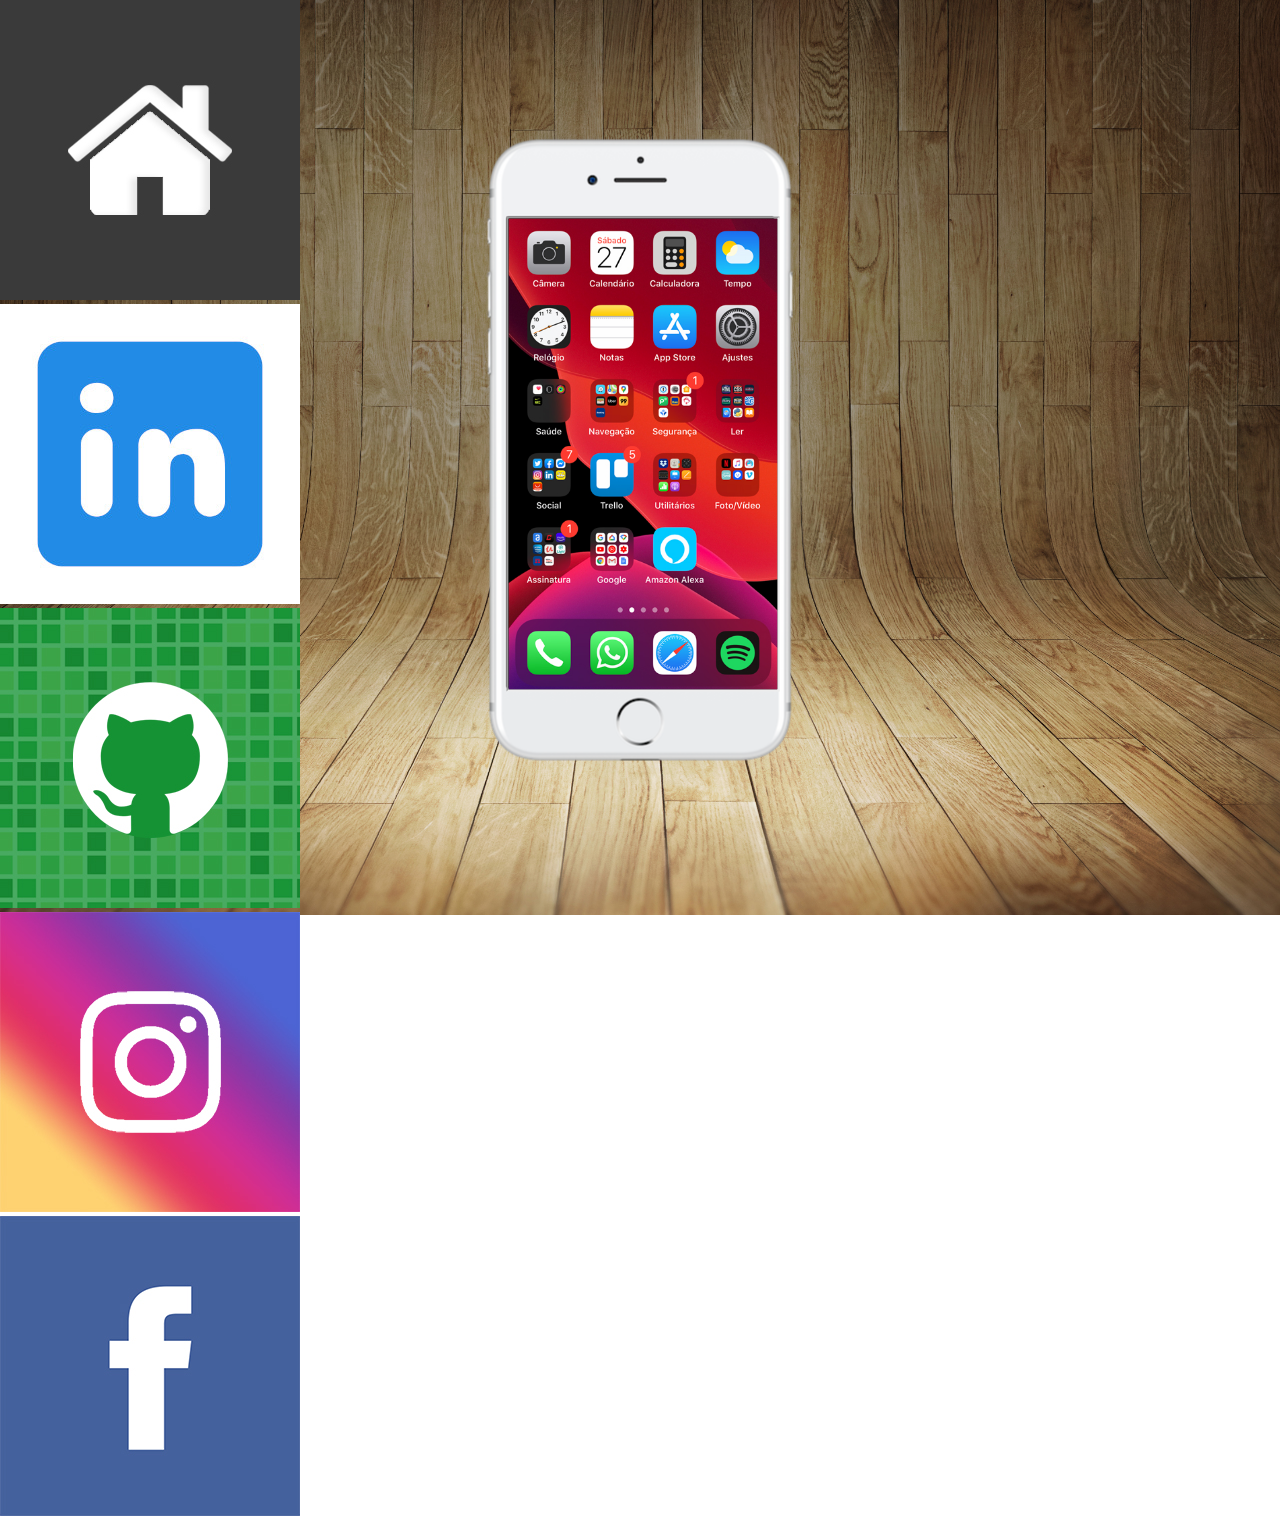
<file: index.html>
<!DOCTYPE html>
<html lang="pt-br">
<head>
    <meta charset="UTF-8">
    <meta name="viewport" content="width=device-width, initial-scale=1.0">
     <link rel="shortcut icon" href="favicon.ico" type="image/x-icon">
     <link rel="stylesheet" href="estilos/style.css">
    <title>Projeto Redes Sociais</title>
    <style>
        * {
    margin: 0px;
    padding: 0px;
    font-family: Arial, Helvetica, sans-serif;
}
    </style>
   
</head>
<body>
    <main>
        <section id="telefone">
            <iframe src="home.html" name="tela" id="tela"></iframe>

        </section>

        <section id="redes-sociais">
             <a href="home.html" target="tela"><img src="imagens/logo-home.jpg" alt="home"></a><br>
             <a href="linkedin.html" target="tela"><img src="imagens/logo-linkedin.jpg" alt="linkedin"></a><br>
             <a href="github.html" target="tela"><img src="imagens/logo-github.jpg" alt="github"></a><br>
             <a href="instagram.html" target="tela"><img src="imagens/logo-instagram.jpg" alt="instagram "></a><br>
             
             <a href="facebook.html" target="tela"><img src="imagens/logo-facebook.jpg" alt="facebook"></a>

        </section>
    </main>
    
</body>
</html>
</file>
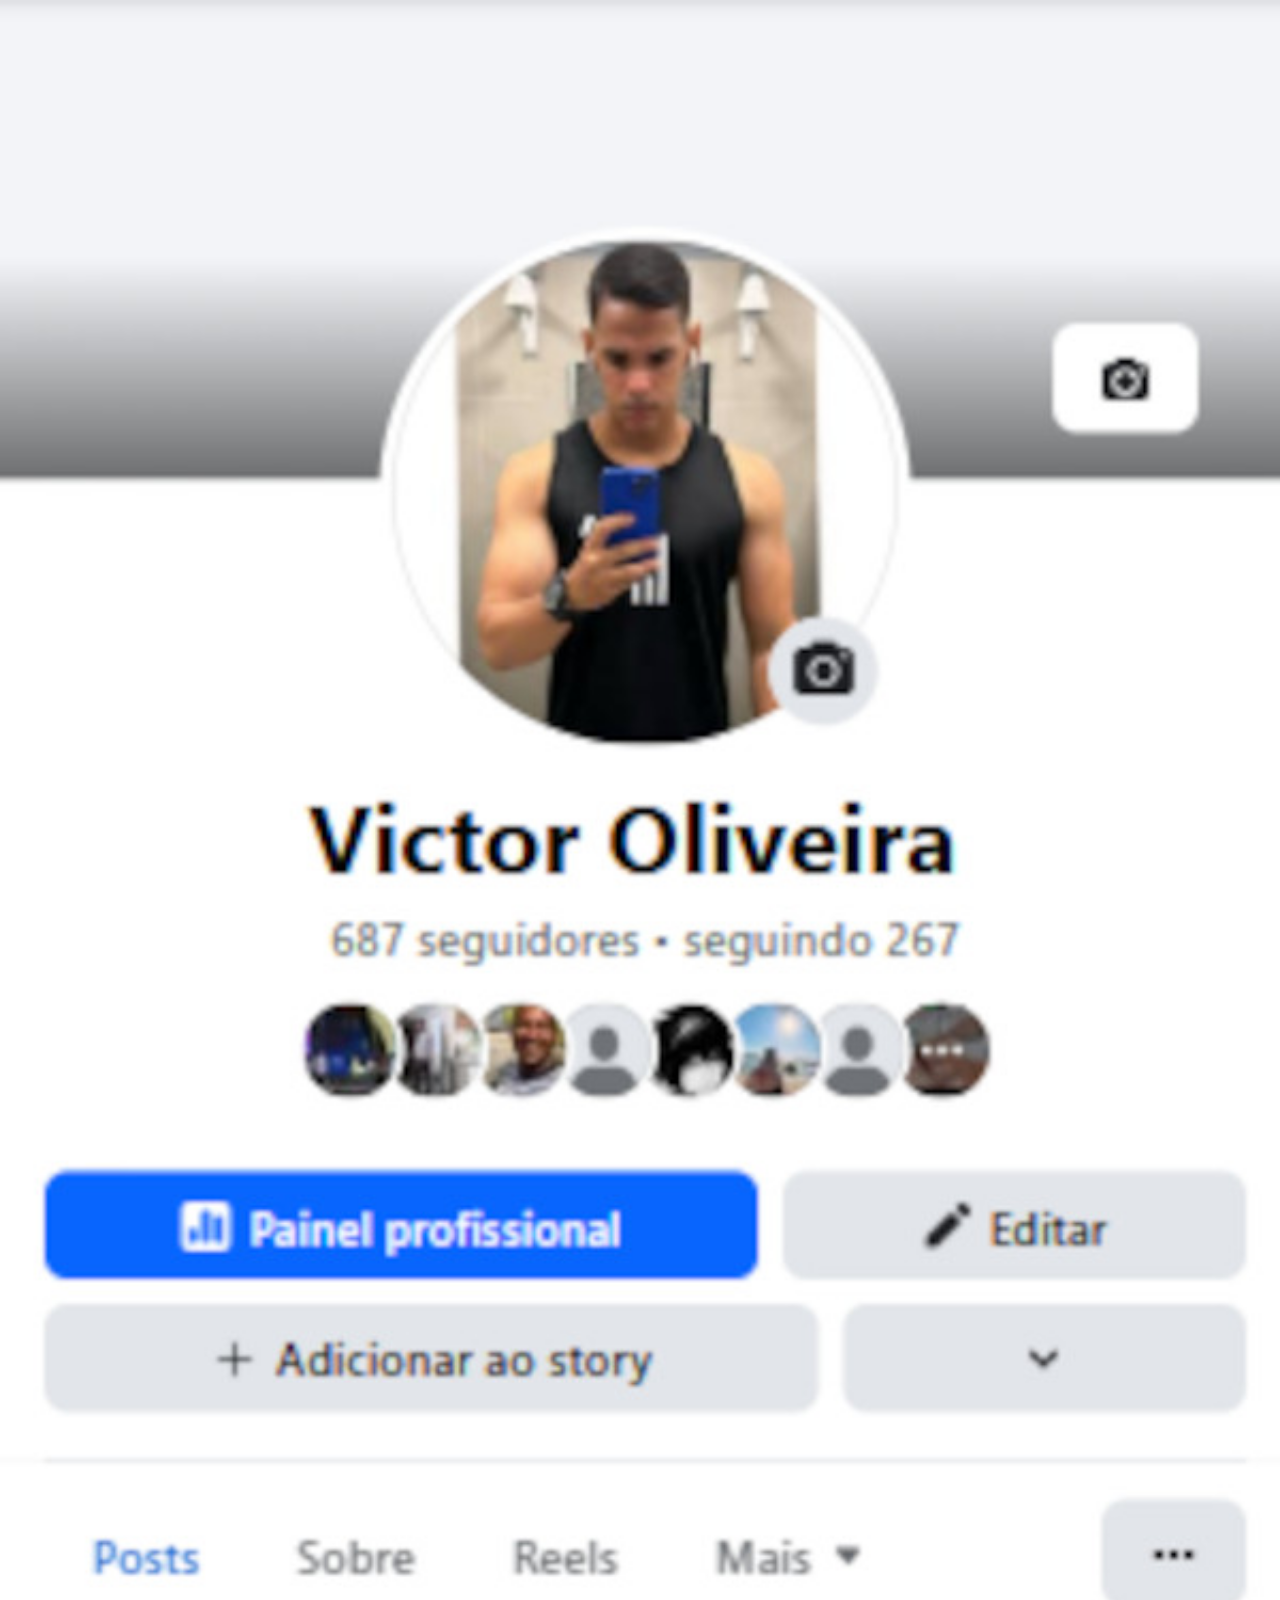
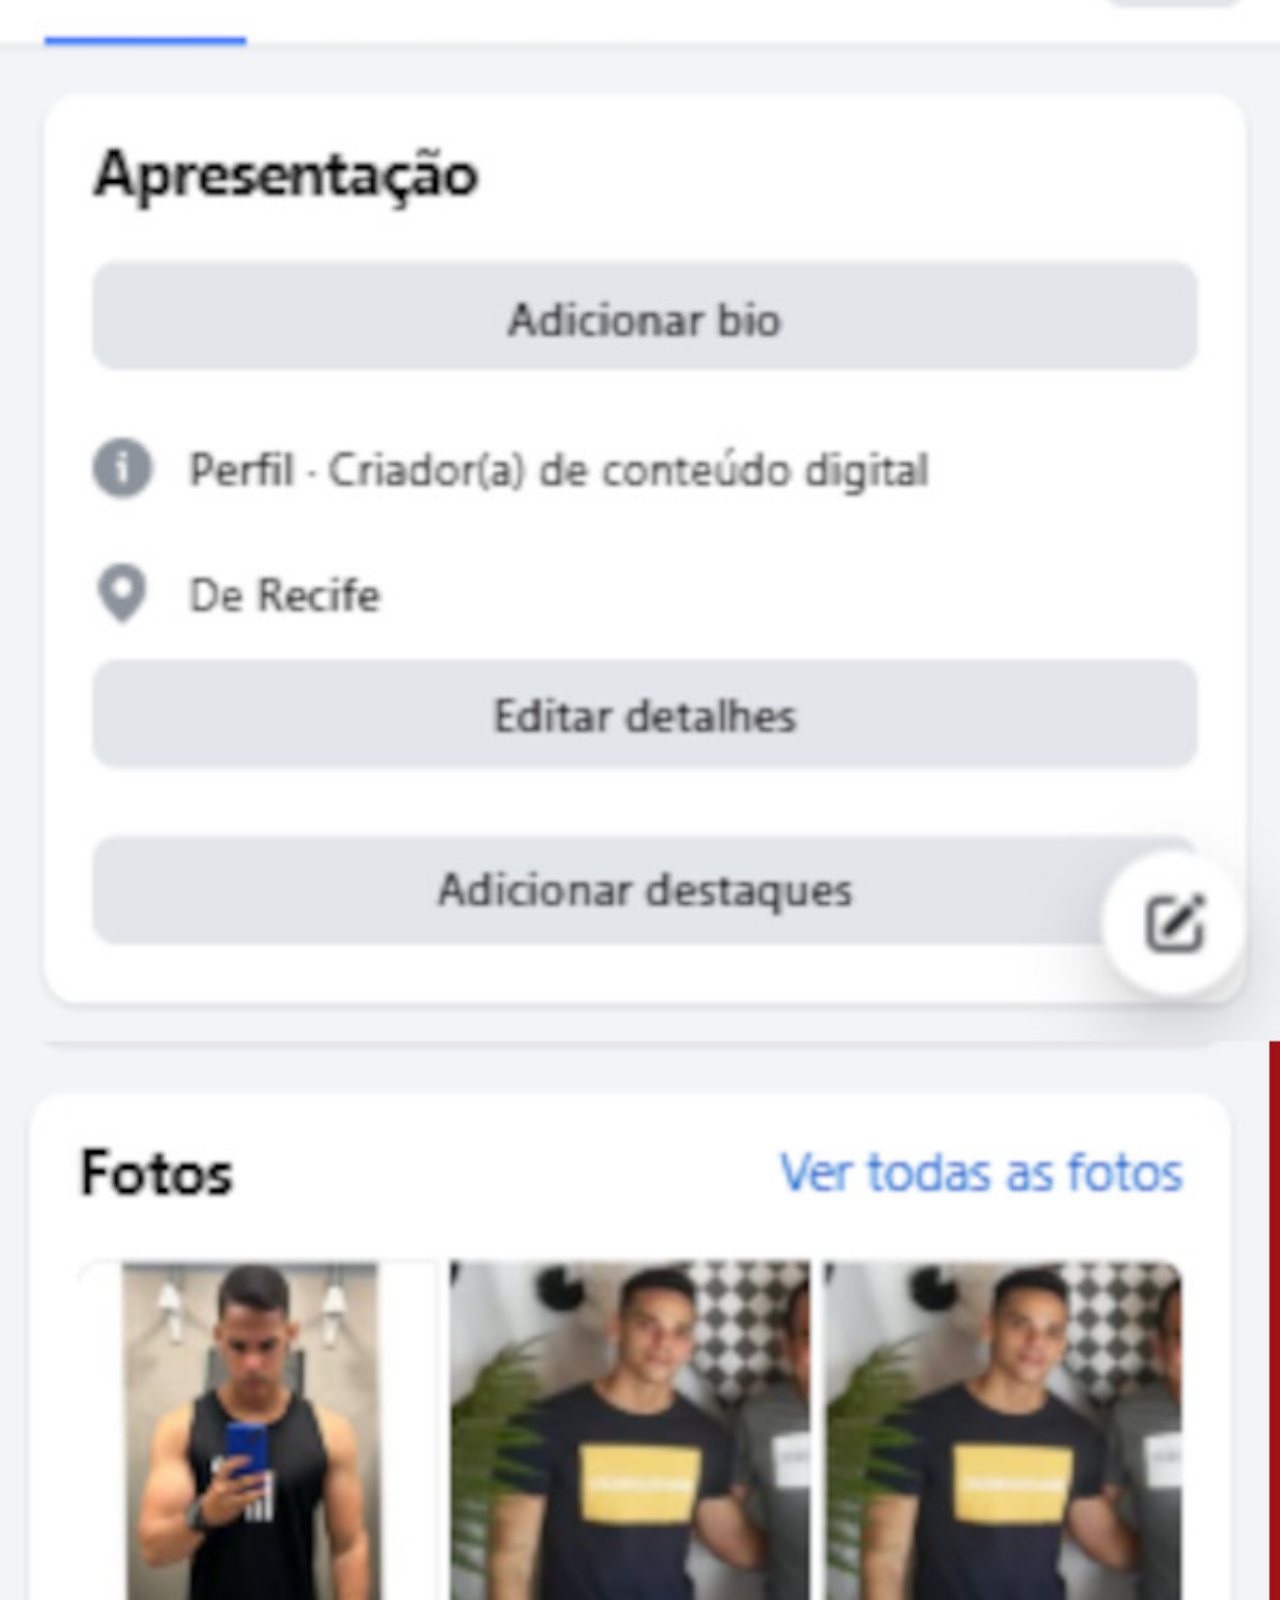
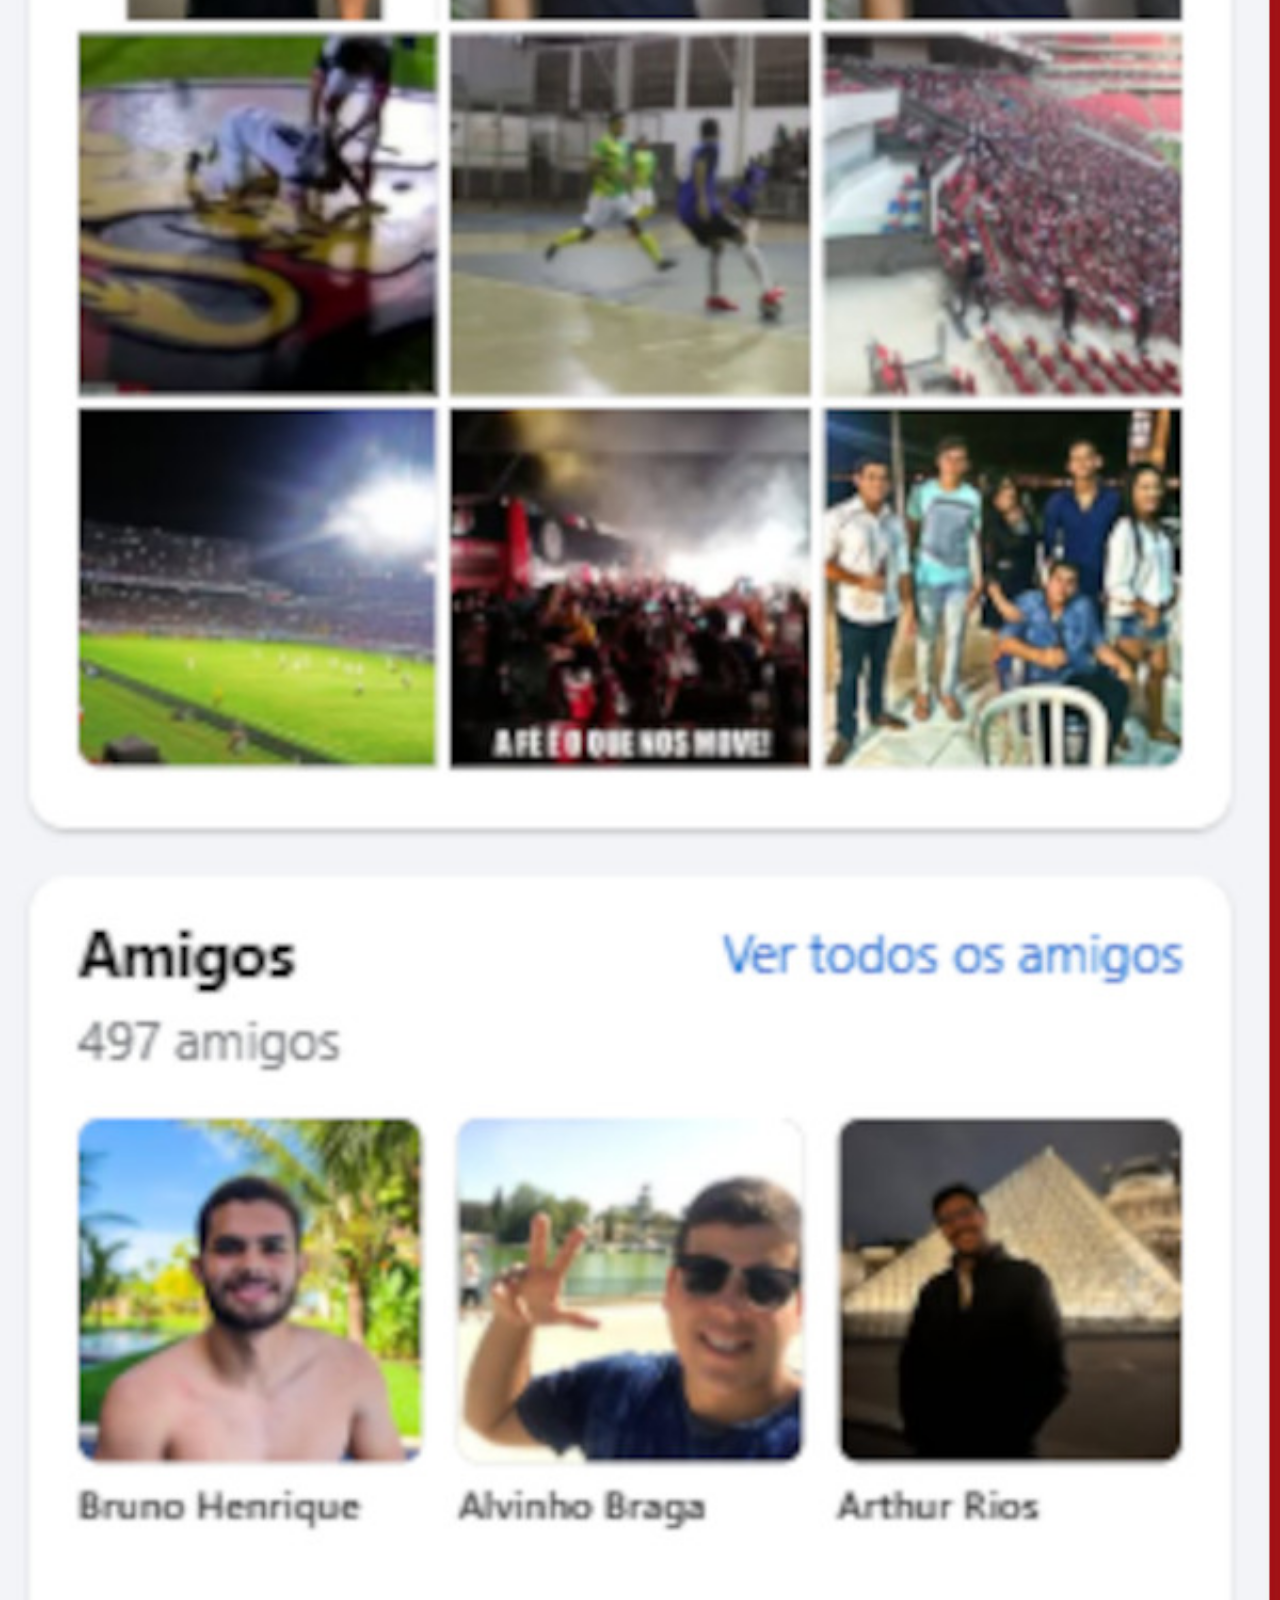
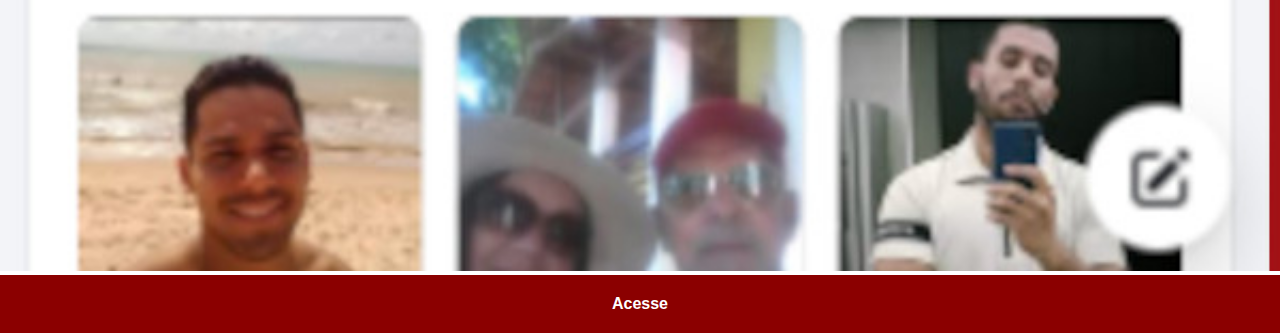
<file: facebook.html>
<!DOCTYPE html>
<html lang="pt-br">
<head>
    <meta charset="UTF-8">
    <meta name="viewport" content="width=device-width, initial-scale=1.0">
    <title>facebook</title>
    <link rel="stylesheet" href="estilos/social.css">
</head>
<body>
    <img src="imagens/tela-facebook.jpg" alt="facebook">
    <a href="https://www.facebook.com/profile.php?id=100006517664636" target="_blank">Acesse</a>
</body>
</html>
</file>
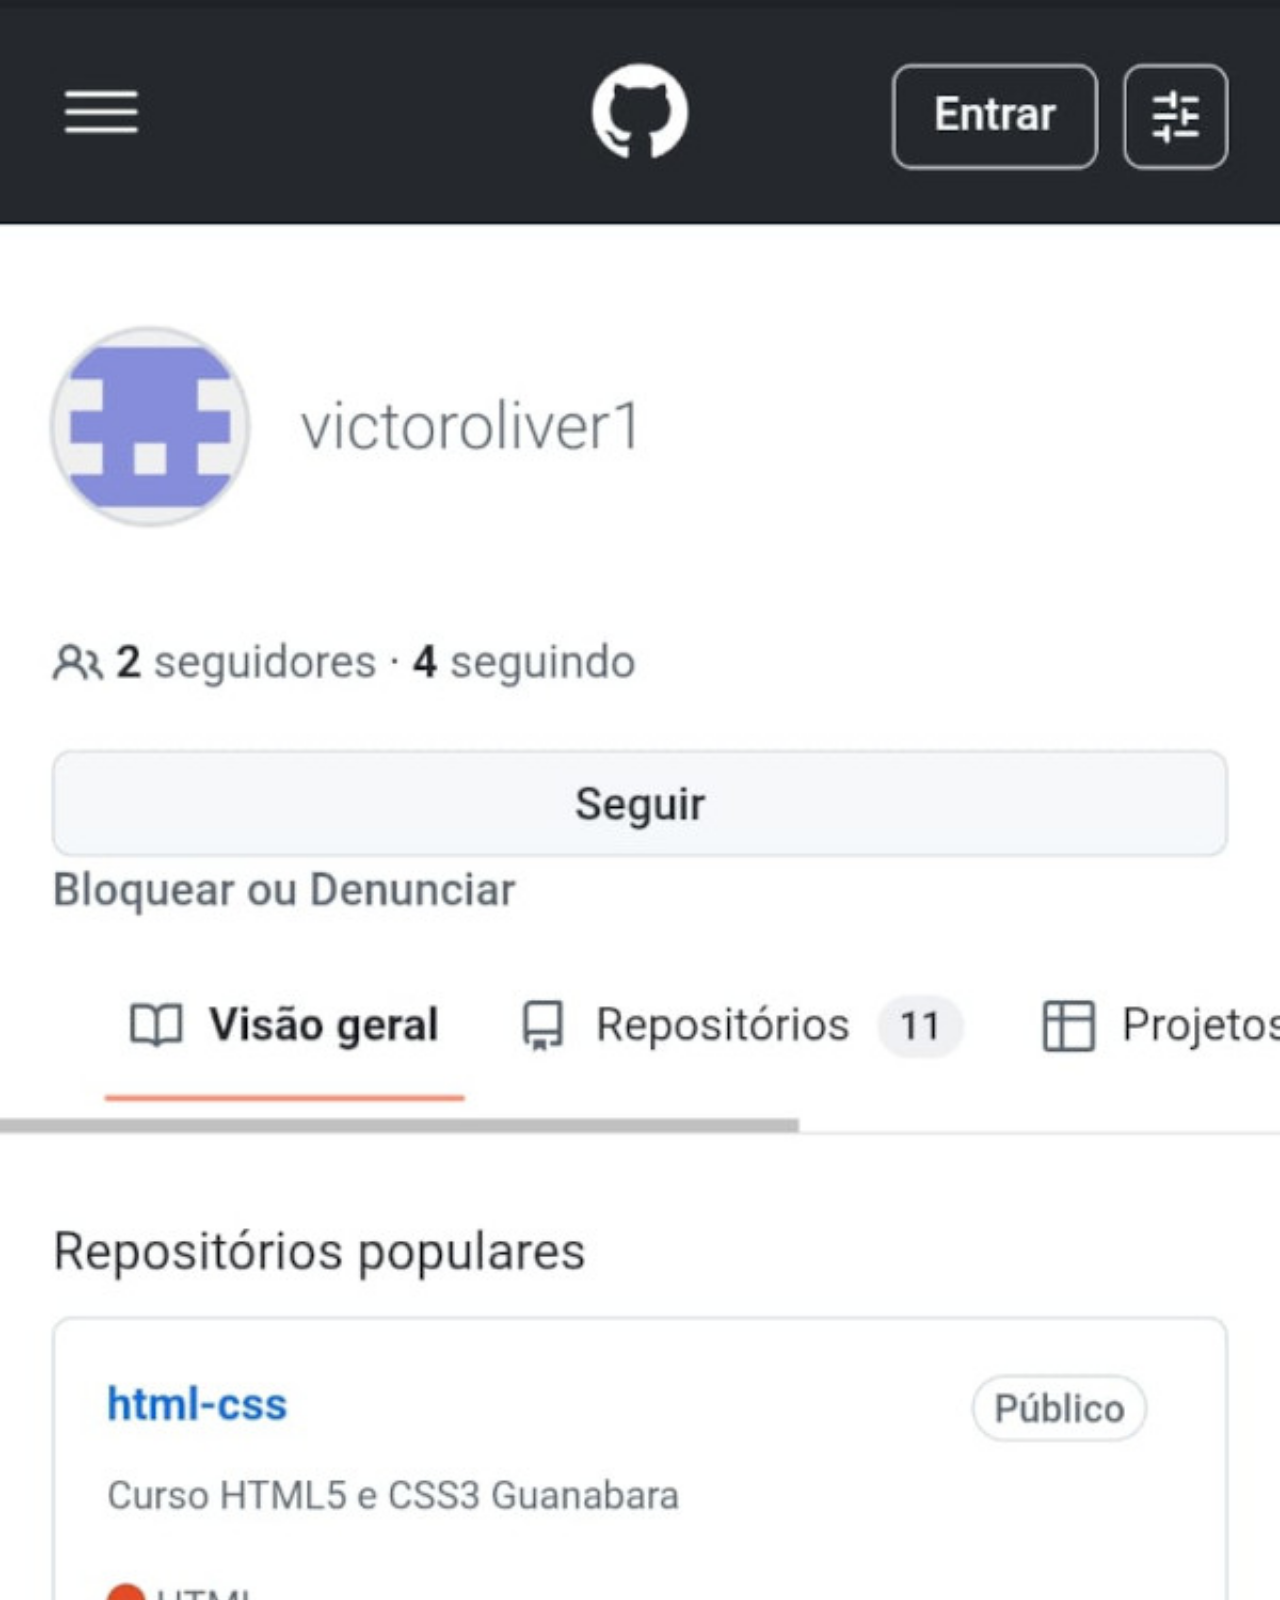
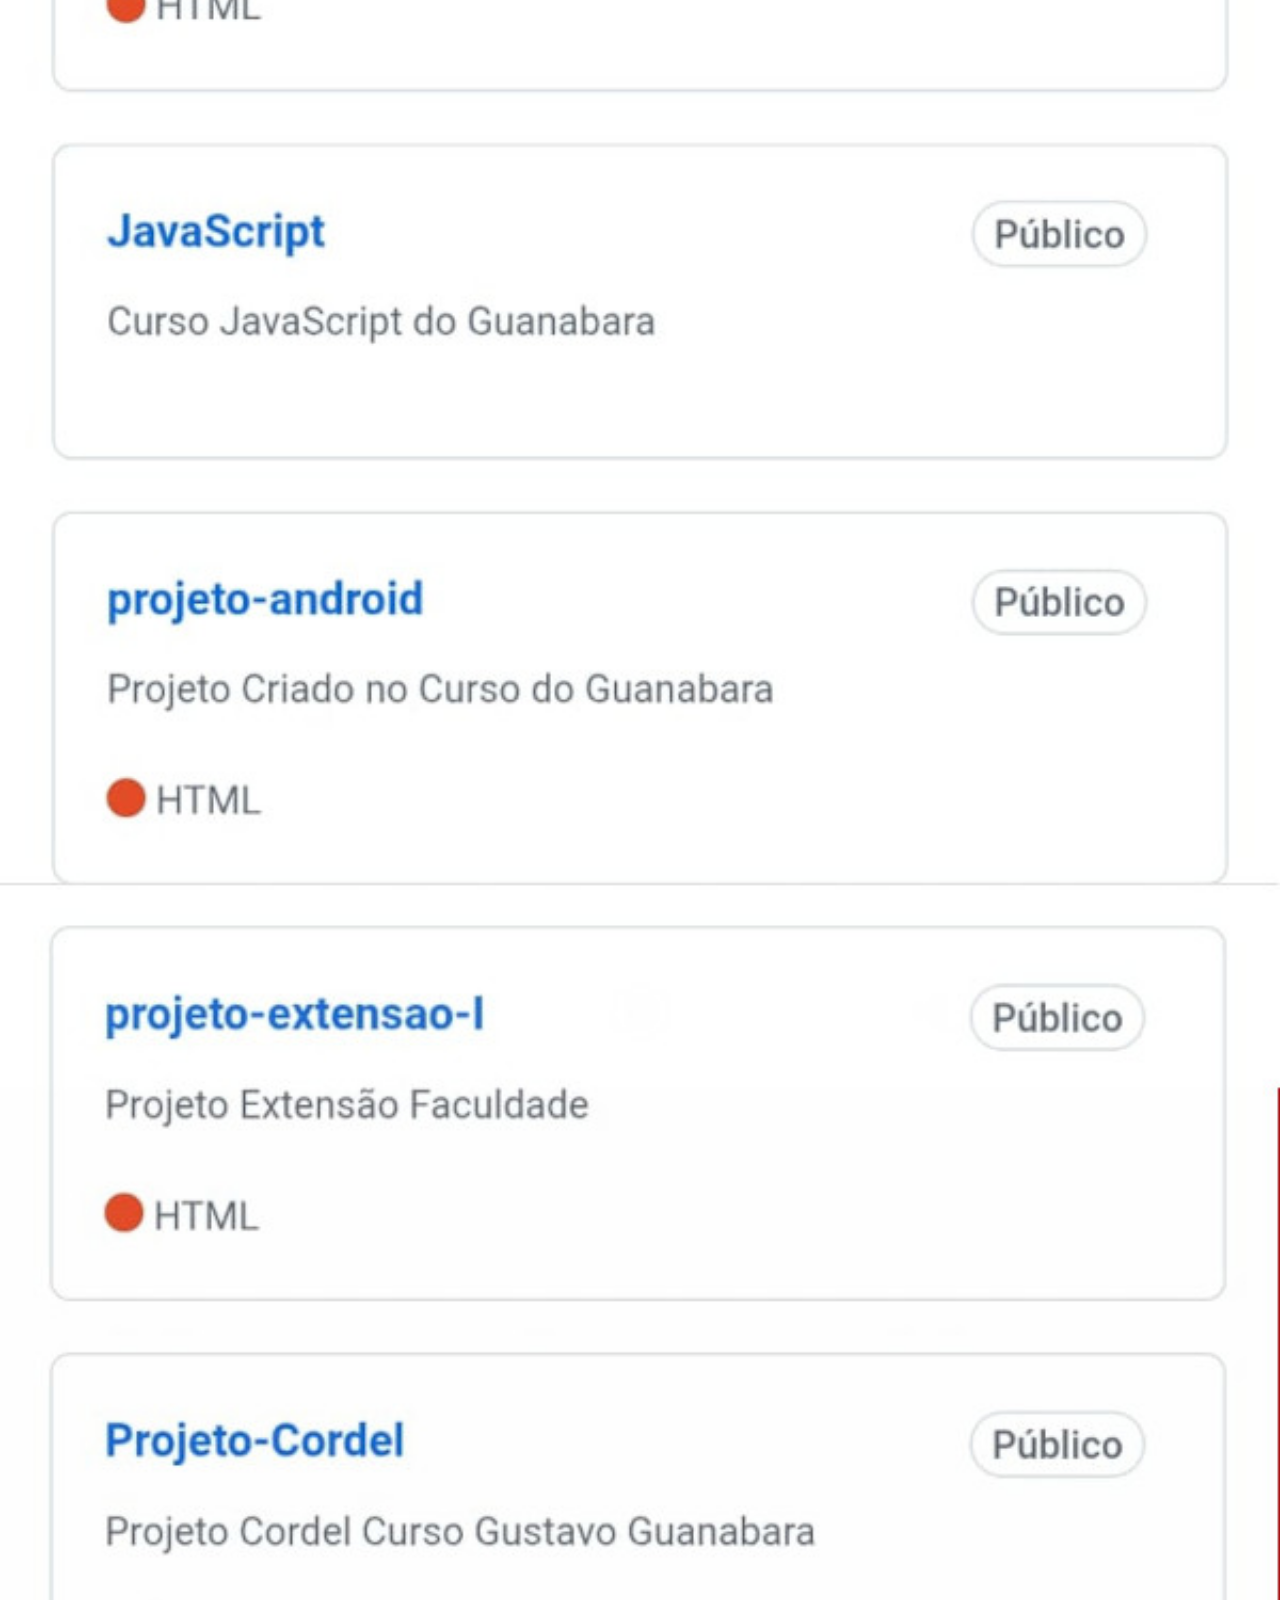
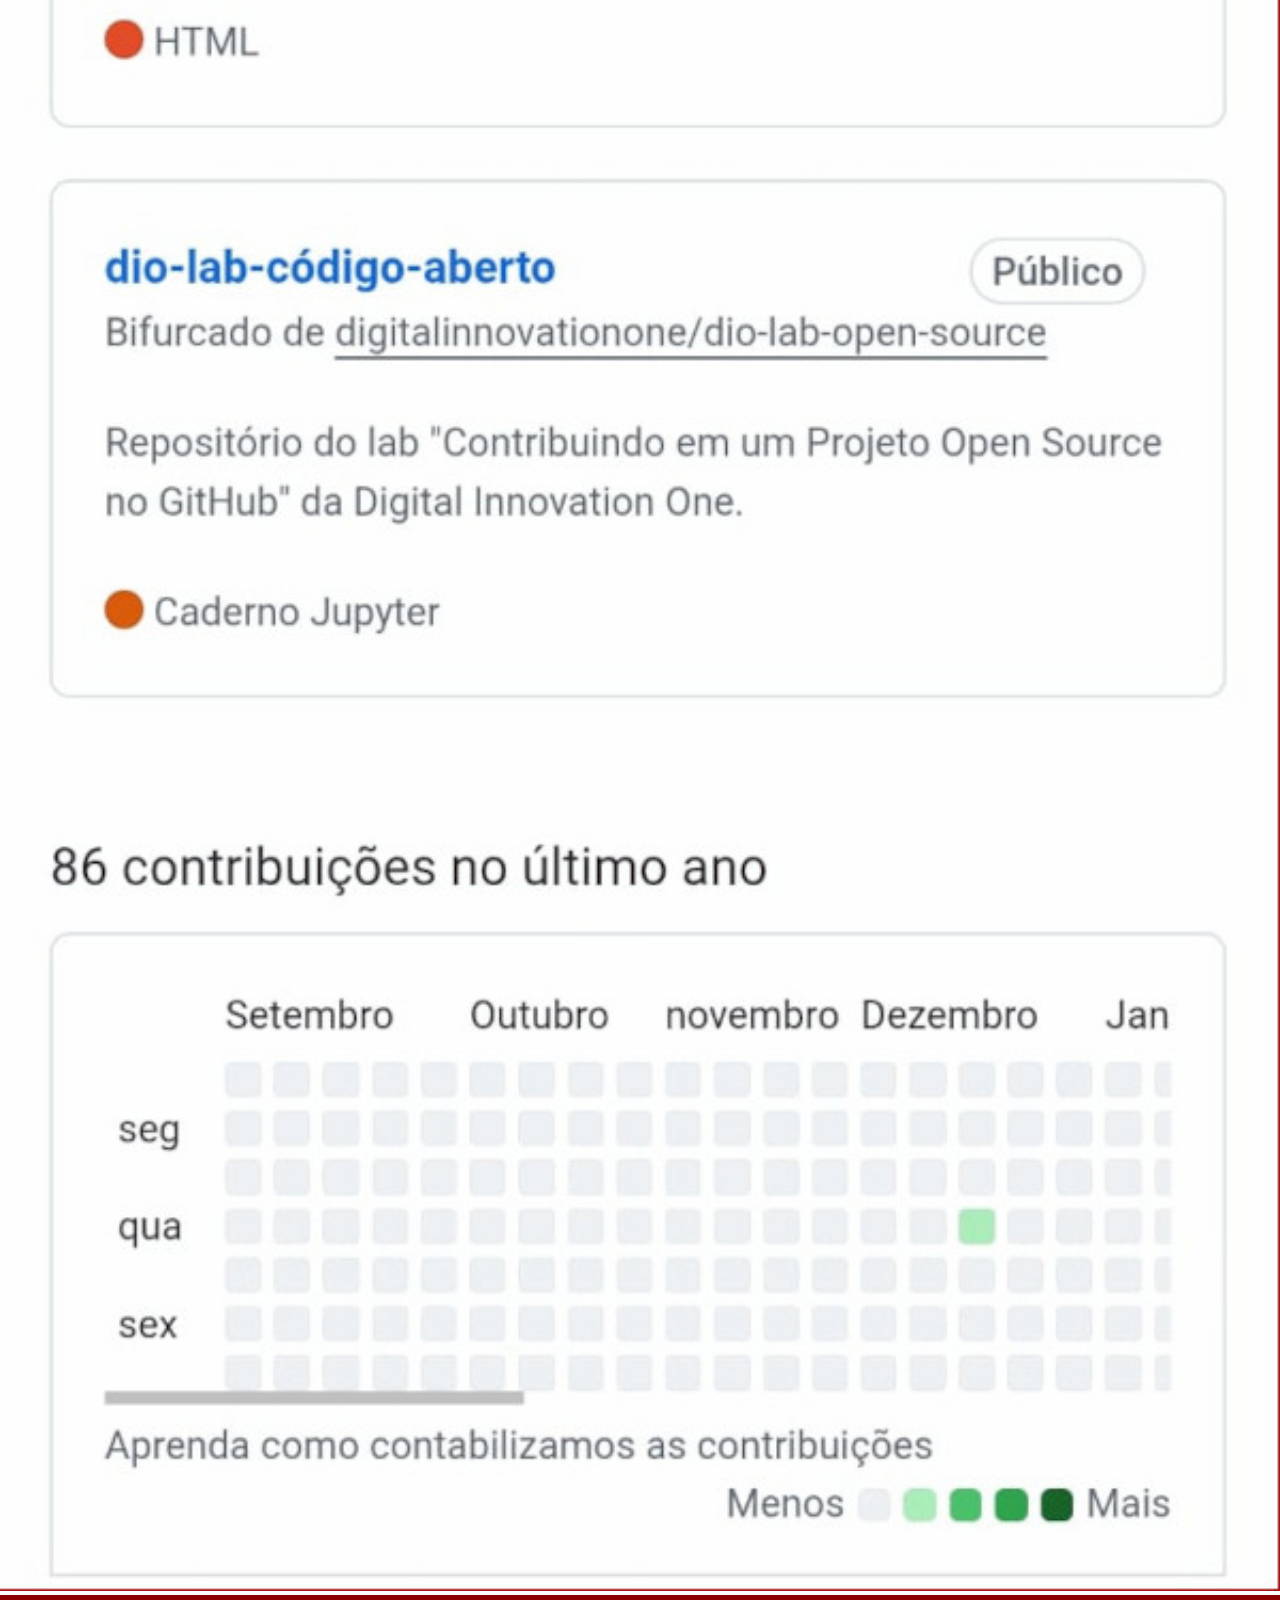
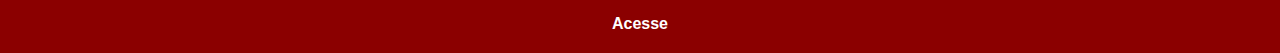
<file: github.html>
<!DOCTYPE html>
<html lang="pt-br">
<head>
    <meta charset="UTF-8">
    <meta name="viewport" content="width=device-width, initial-scale=1.0">
    <title>github</title>
    <link rel="stylesheet" href="estilos/social.css">
</head>
<body>
    <img src="imagens/tela-github.jpg" alt="github">
    <a href="https://github.com/victoroliver1" target="_blank">Acesse</a>
    
</body>
</html>
</file>
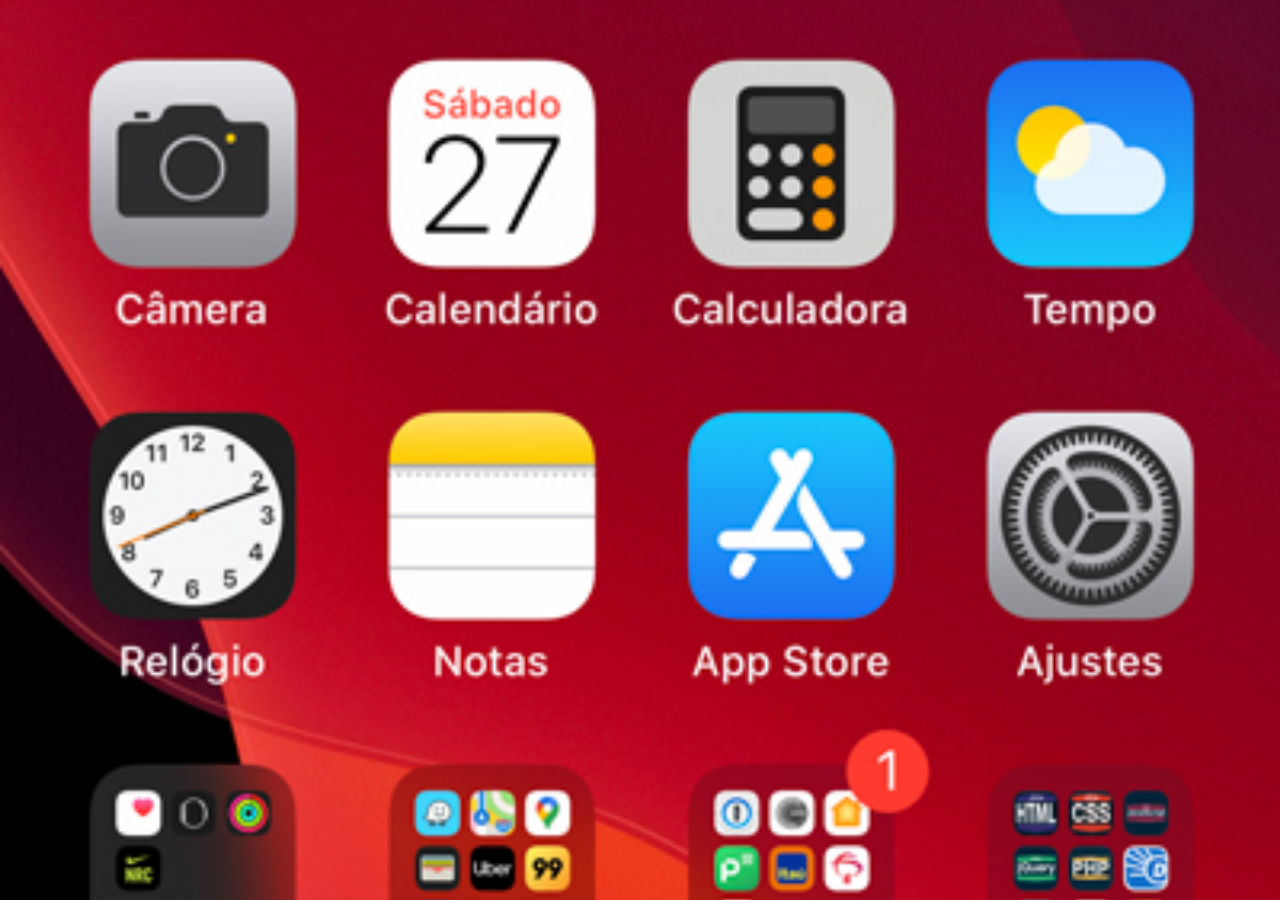
<file: home.html>
<!DOCTYPE html>
<html lang="pt-br">
<head>
    <meta charset="UTF-8">
    <meta name="viewport" content="width=device-width, initial-scale=1.0">
    <title>Home</title>
</head>
<style>
    * {
        margin: 0px;
        padding: 0px;


    }

    body{
        width: 100vw;
        height: 100vh;
        background: black url('imagens/tela-home.jpg') no-repeat top center;
        background-size: cover;
    }
</style>
<body>
    
</body>
</html>
</file>
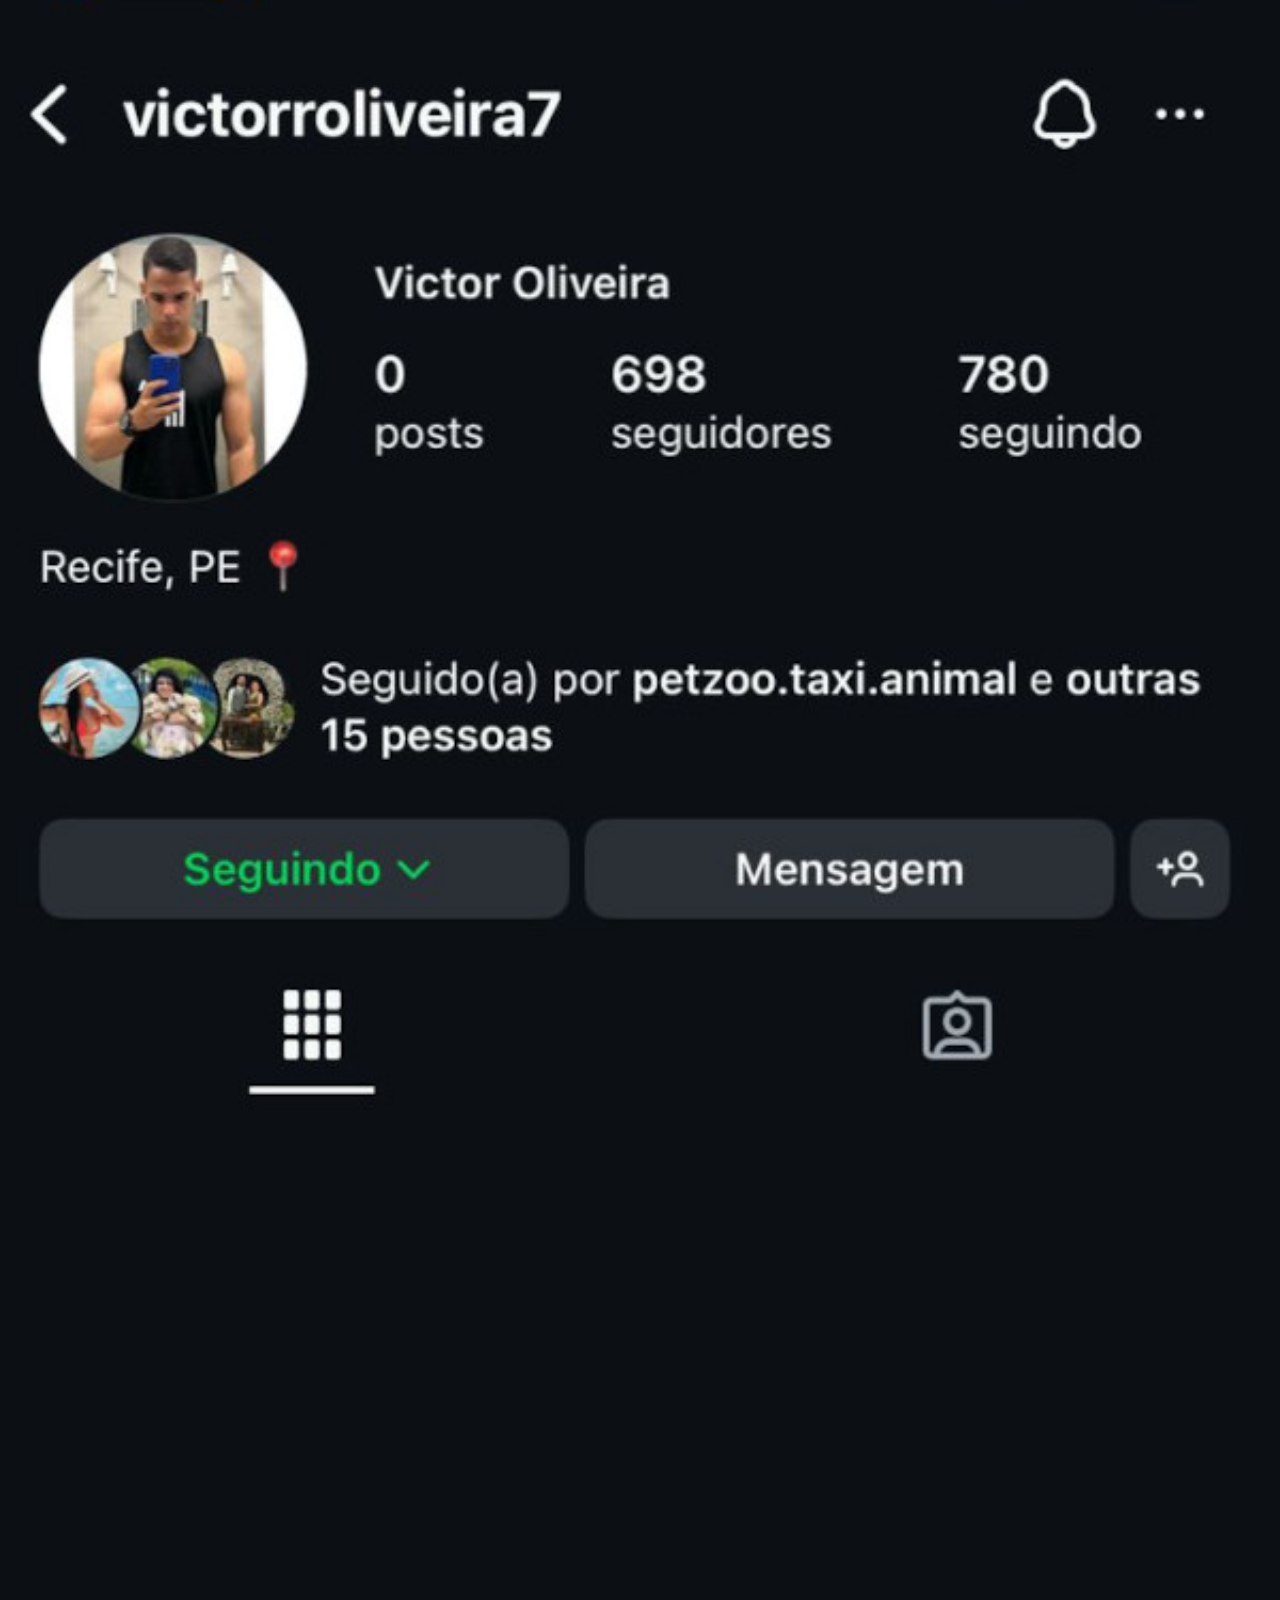
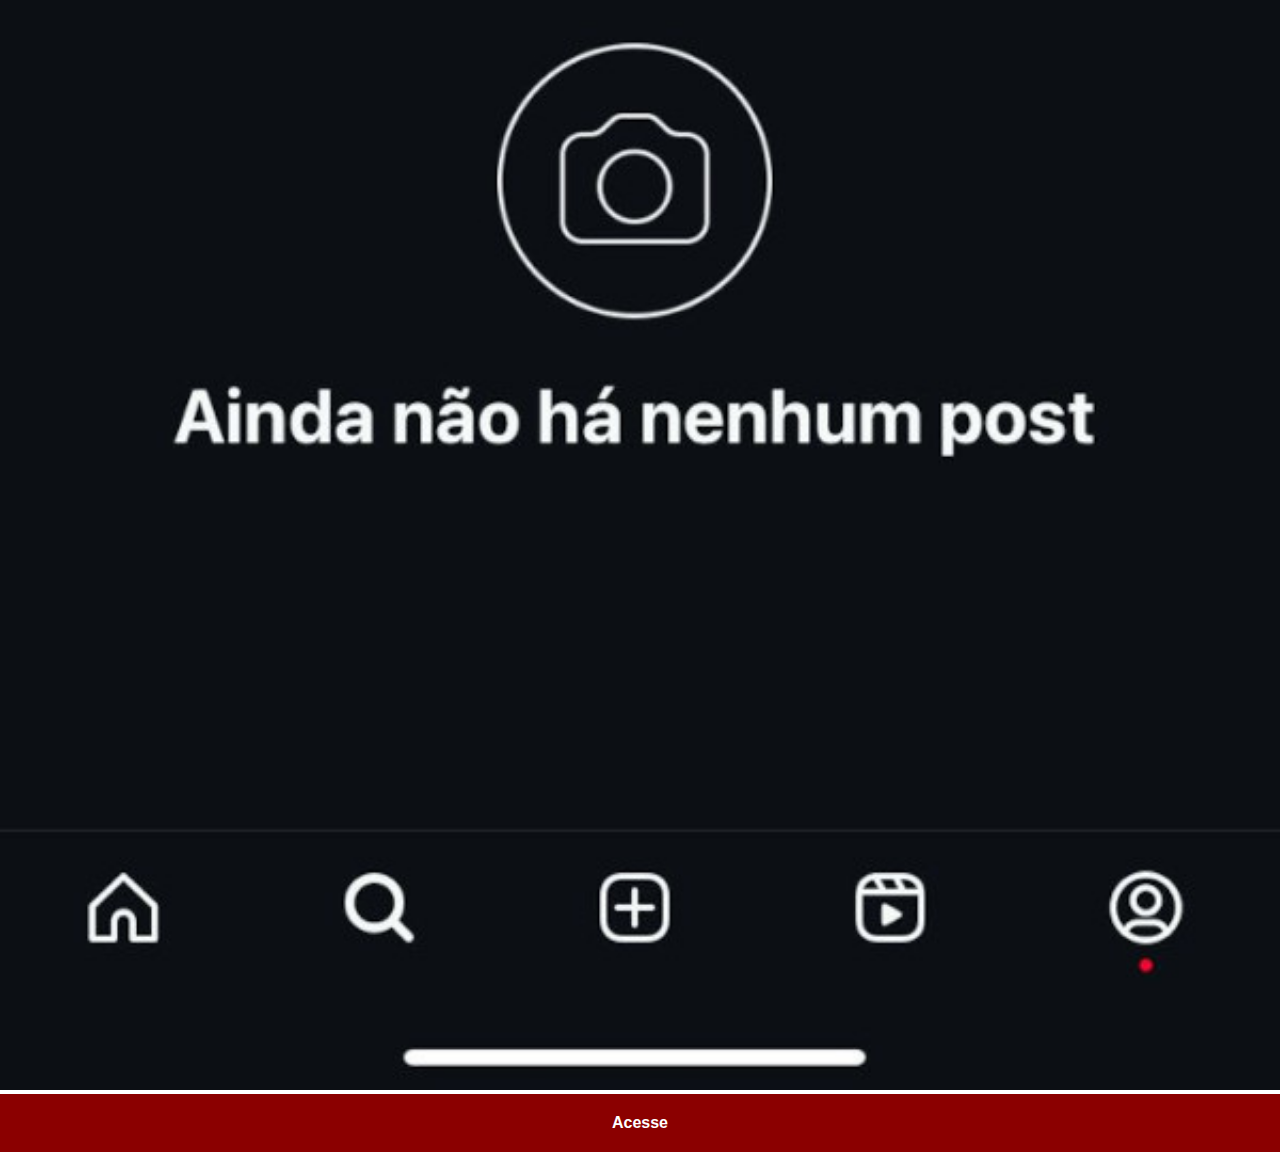
<file: instagram.html>
<!DOCTYPE html>
<html lang="pt-br">
<head>
    <meta charset="UTF-8">
    <meta name="viewport" content="width=device-width, initial-scale=1.0">
    <title>instagram</title>
    <link rel="stylesheet" href="estilos/social.css">
</head>
<body>
    <img src="imagens/tela-instagram.jpg" alt="instagram">
    <a href="https://www.instagram.com/victorroliveira7?igsh=YzAxcWV6OW1ldXd2" target="_blank">Acesse</a>
</body>
</html>
</file>
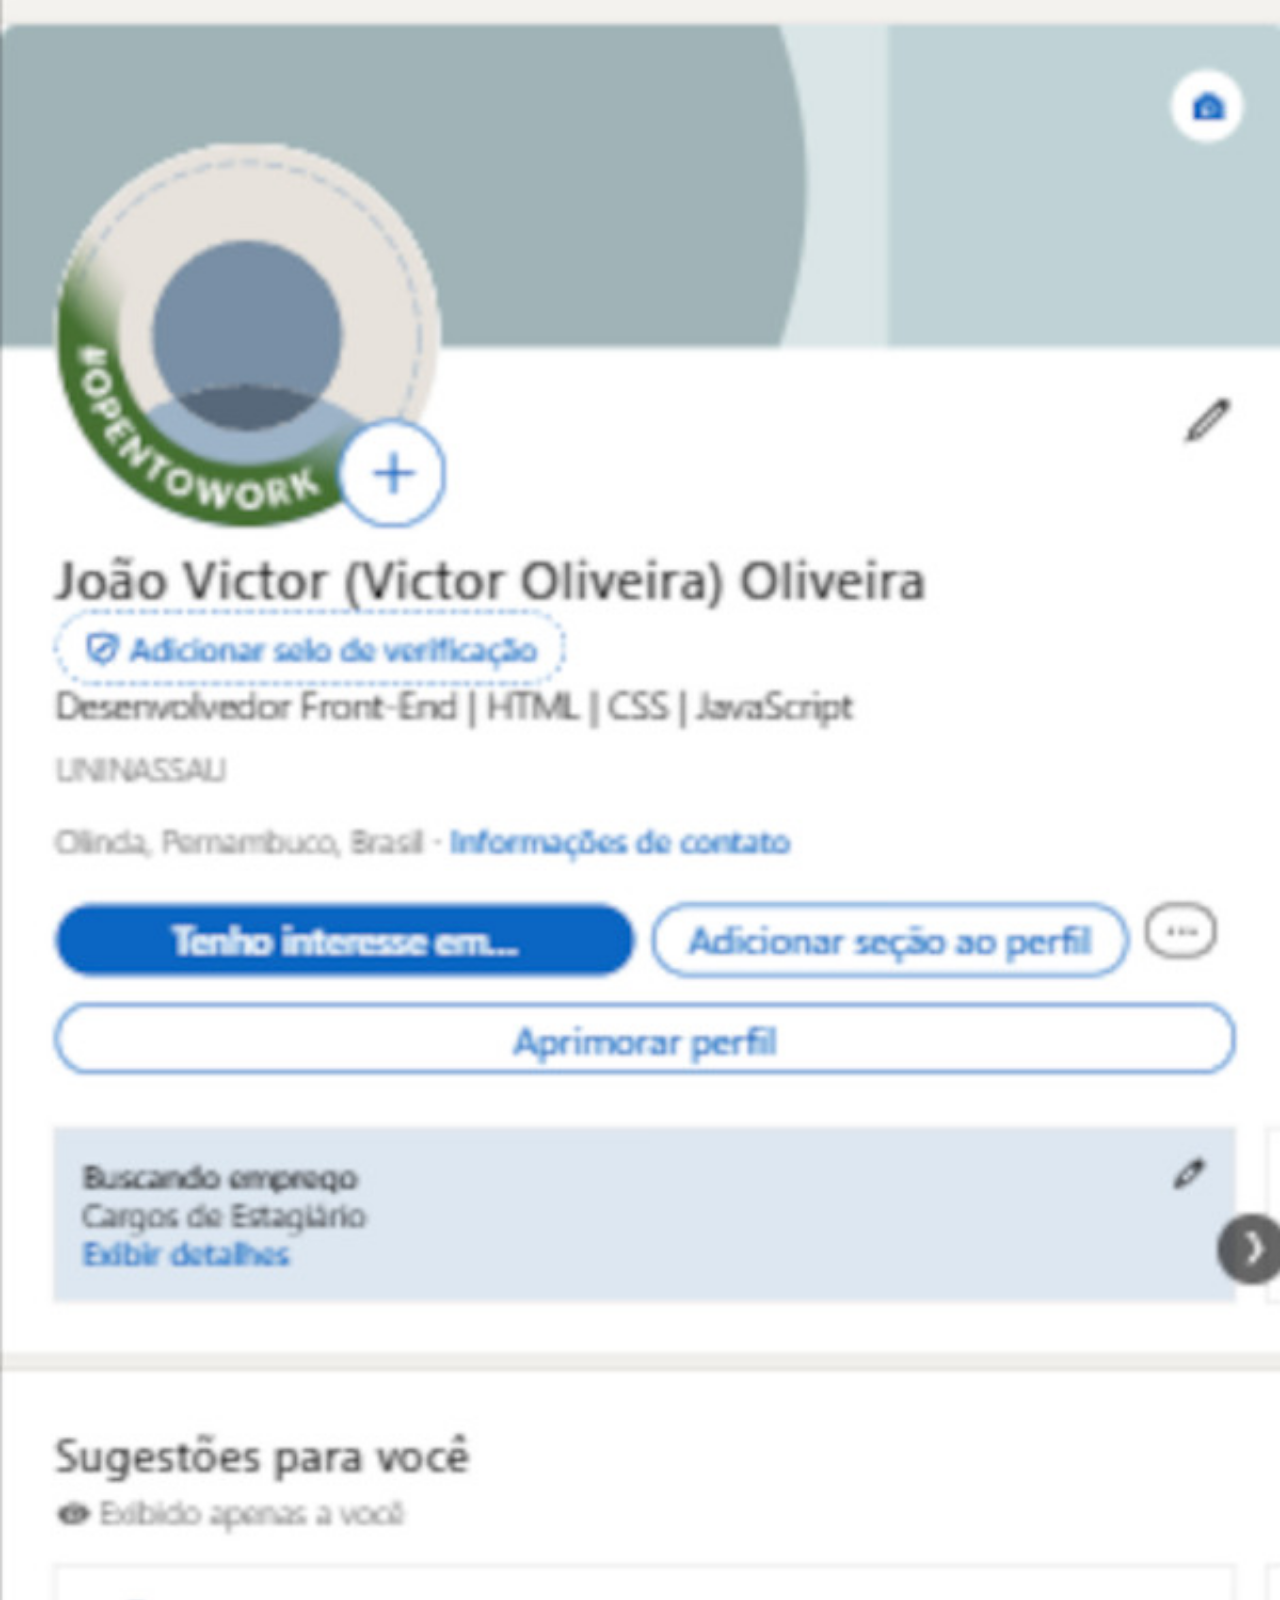
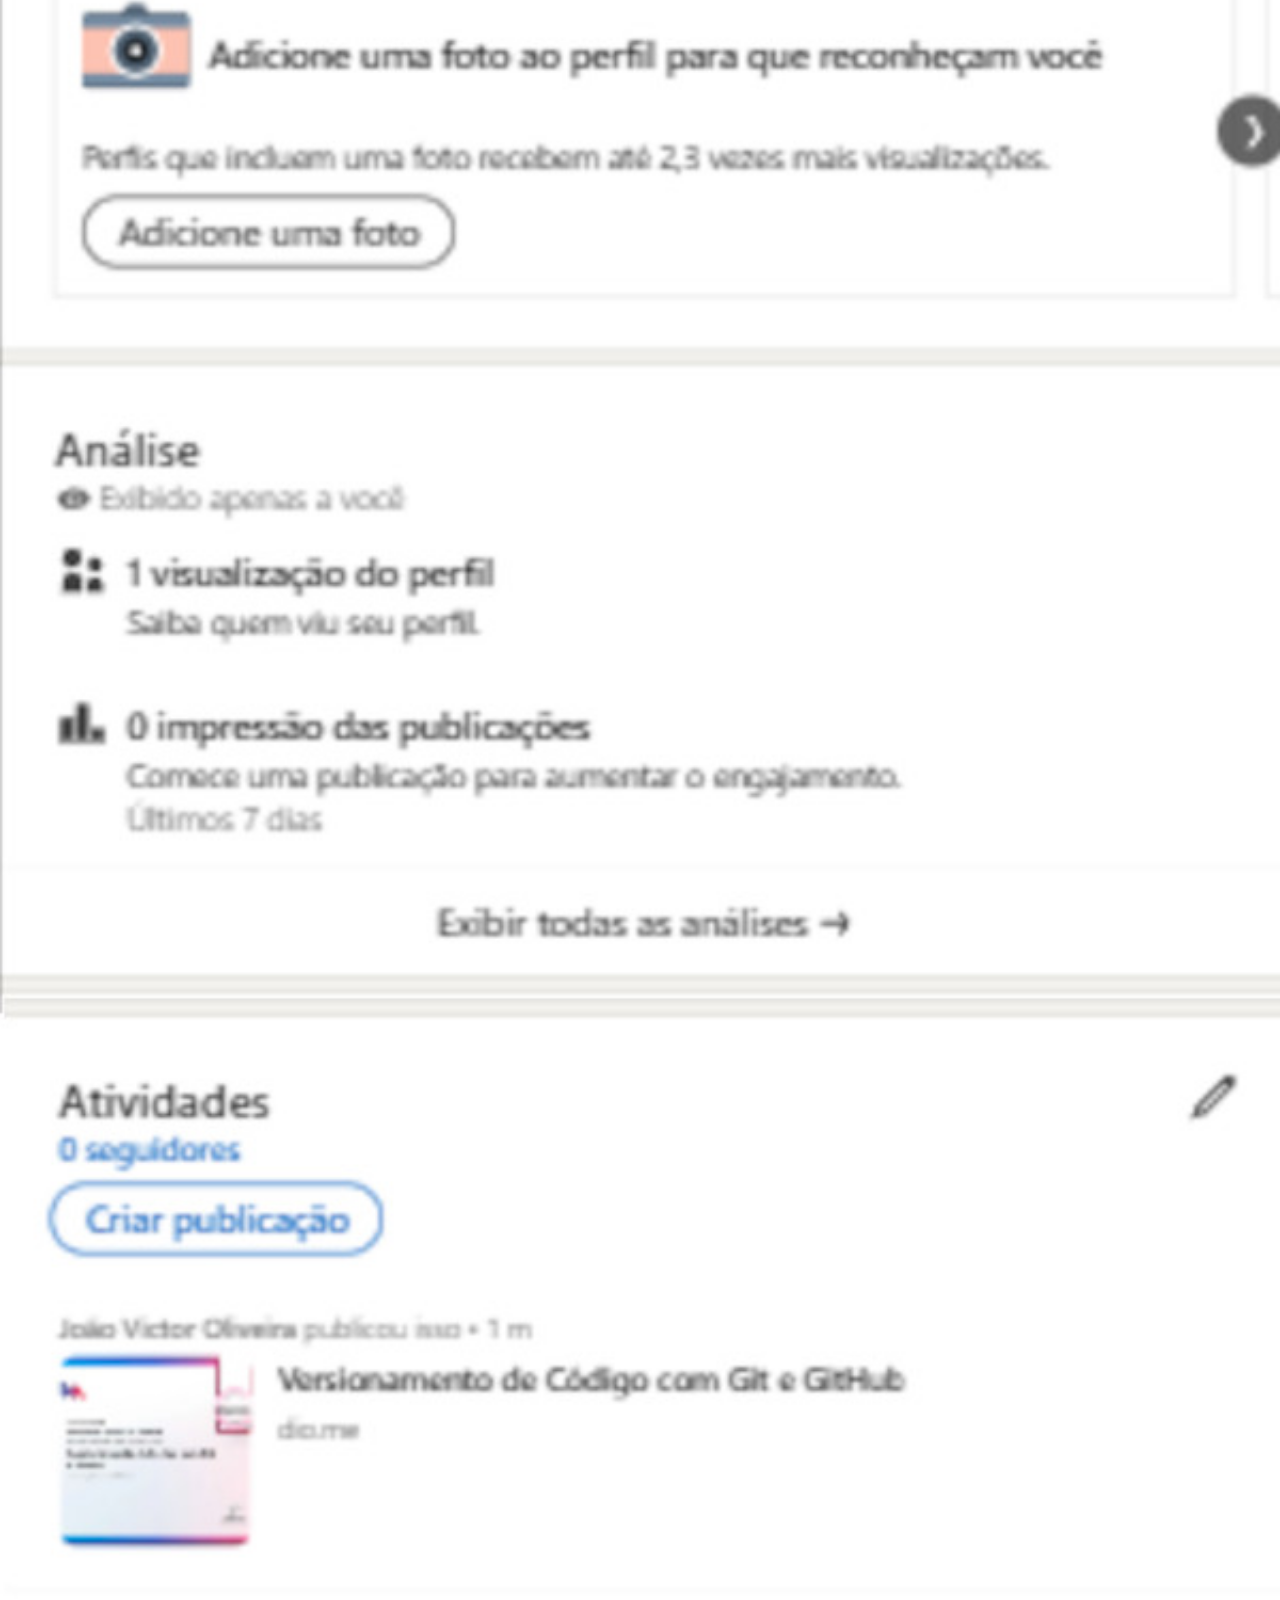
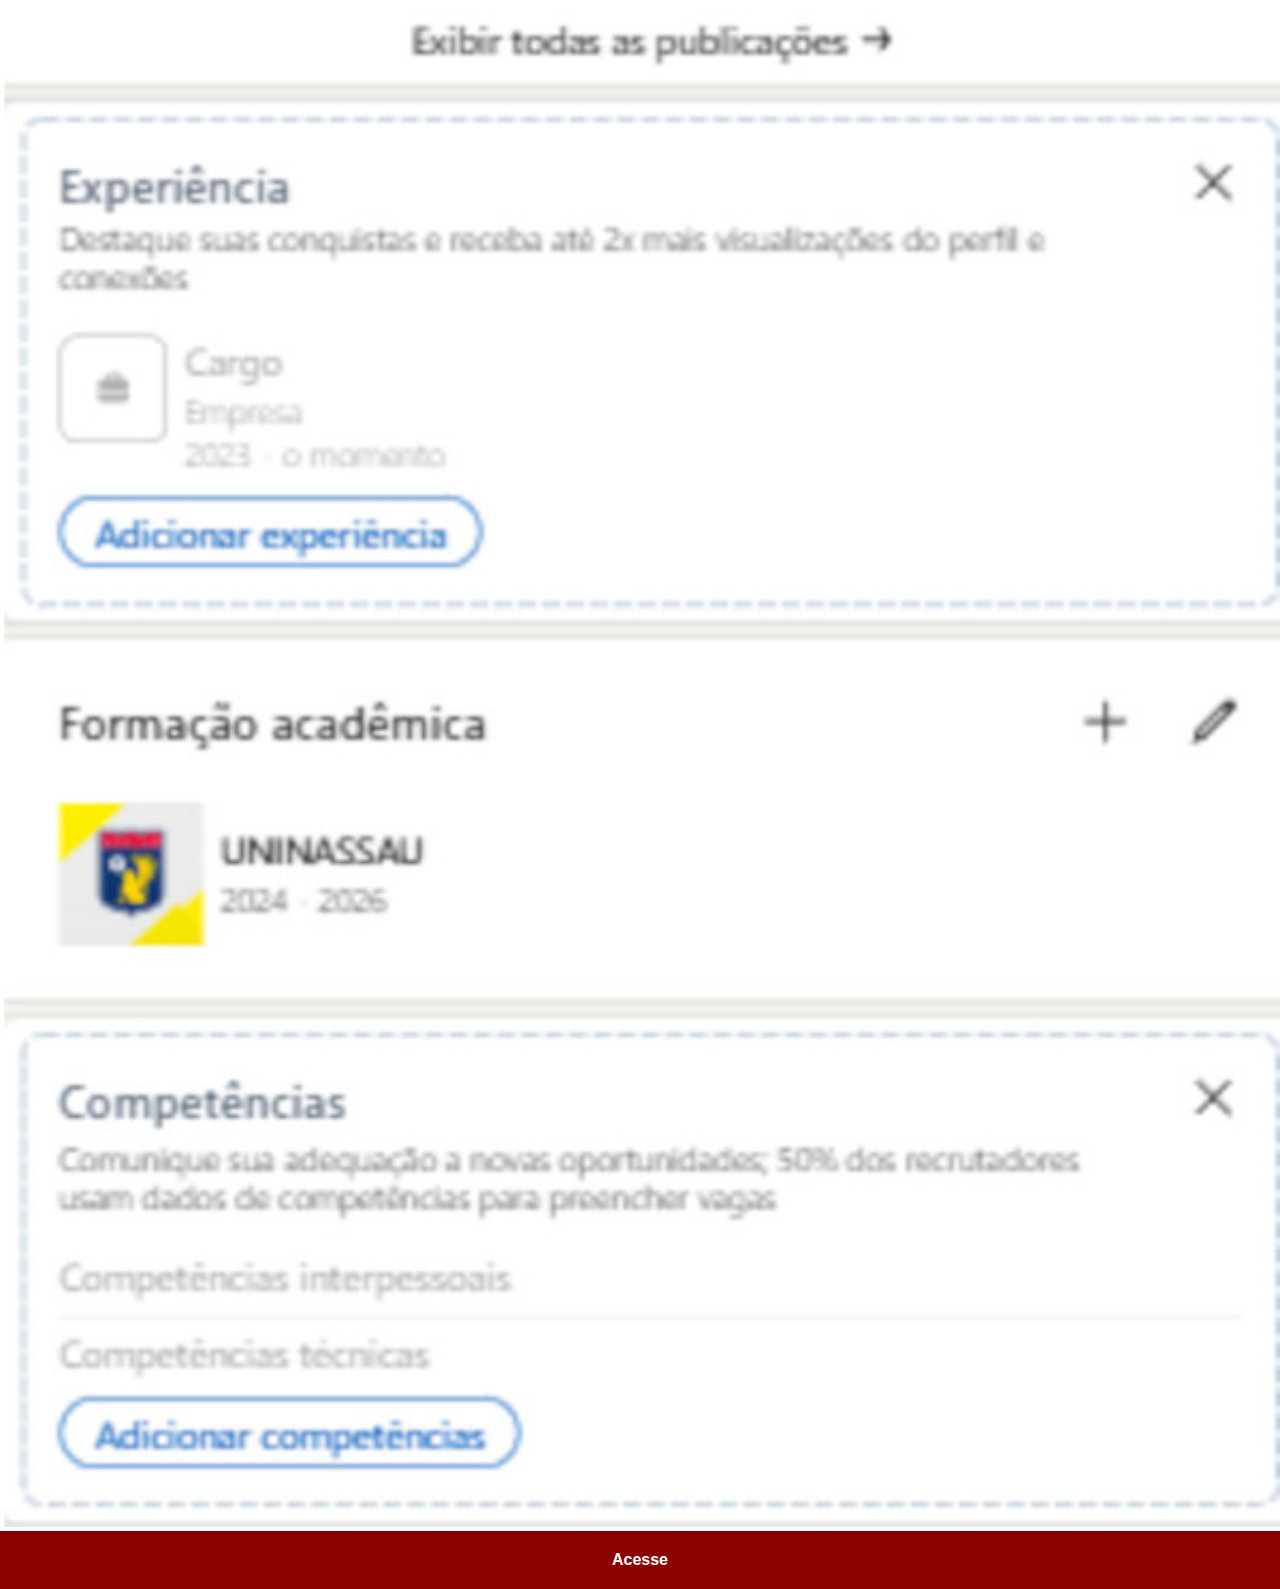
<file: linkedin.html>
<!DOCTYPE html>
<html lang="pt-br">
<head>
    <meta charset="UTF-8">
    <meta name="viewport" content="width=device-width, initial-scale=1.0">
    <title>linkedin</title>


    <link rel="stylesheet" href="estilos/social.css">
</head>
<body>
    <img src="imagens/tela-linkedin.jpg" alt="youtube">
    <a href="https://www.linkedin.com/in/jo%C3%A3o-victor-oliveira-7b953435a/" target="_blank">Acesse</a>
</body>
</html>
</file>
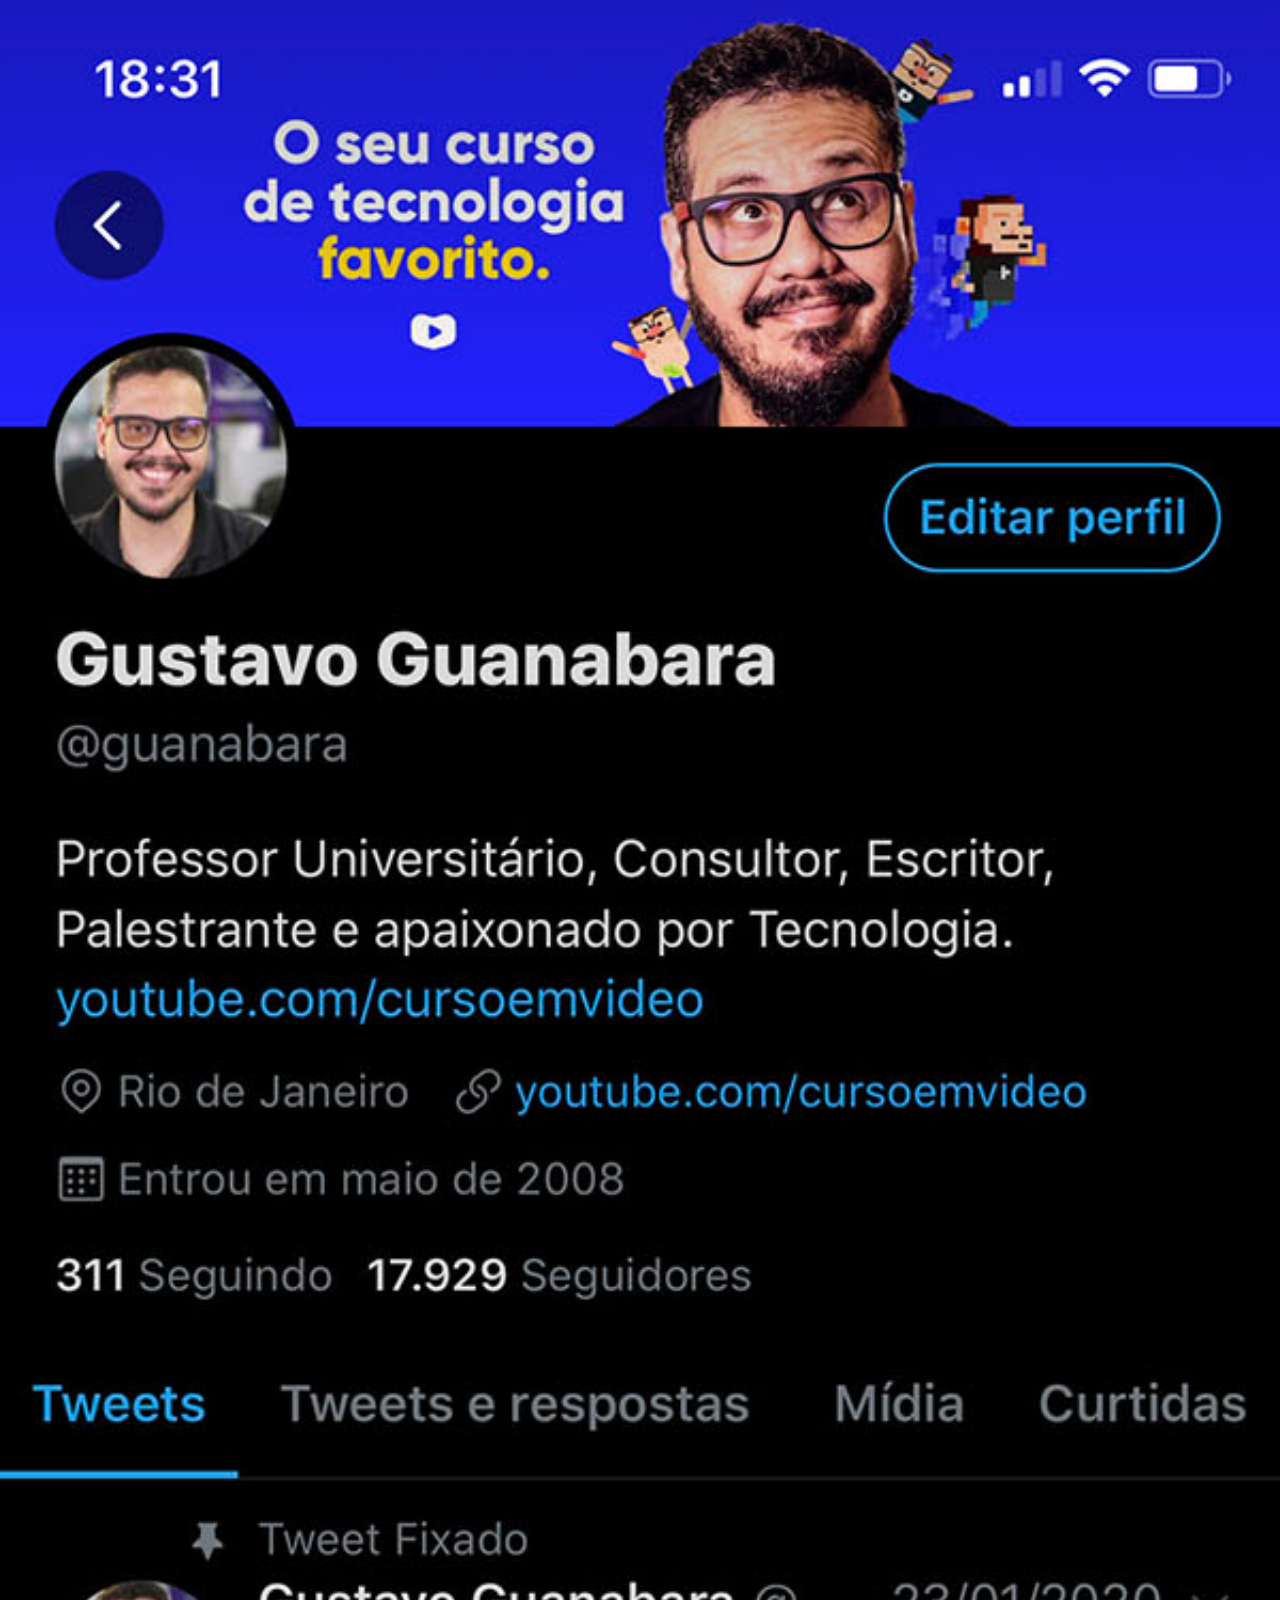
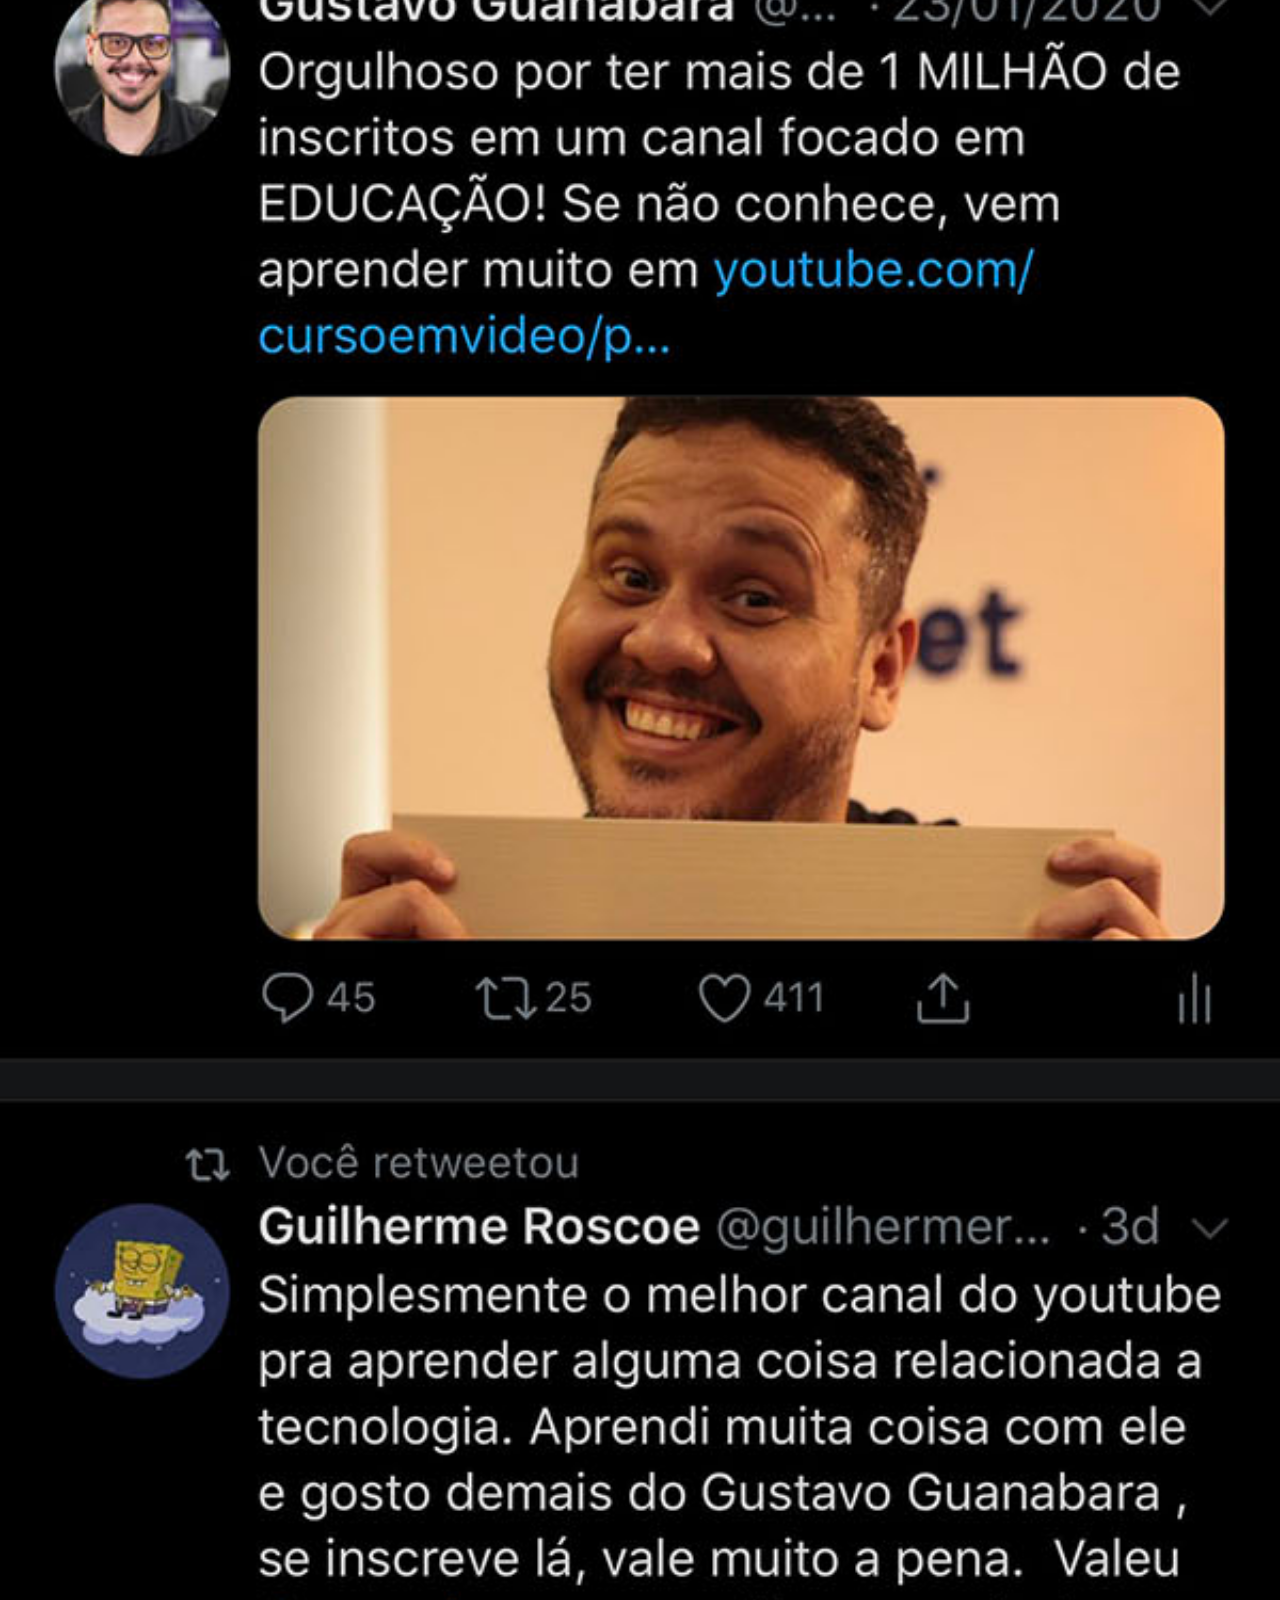
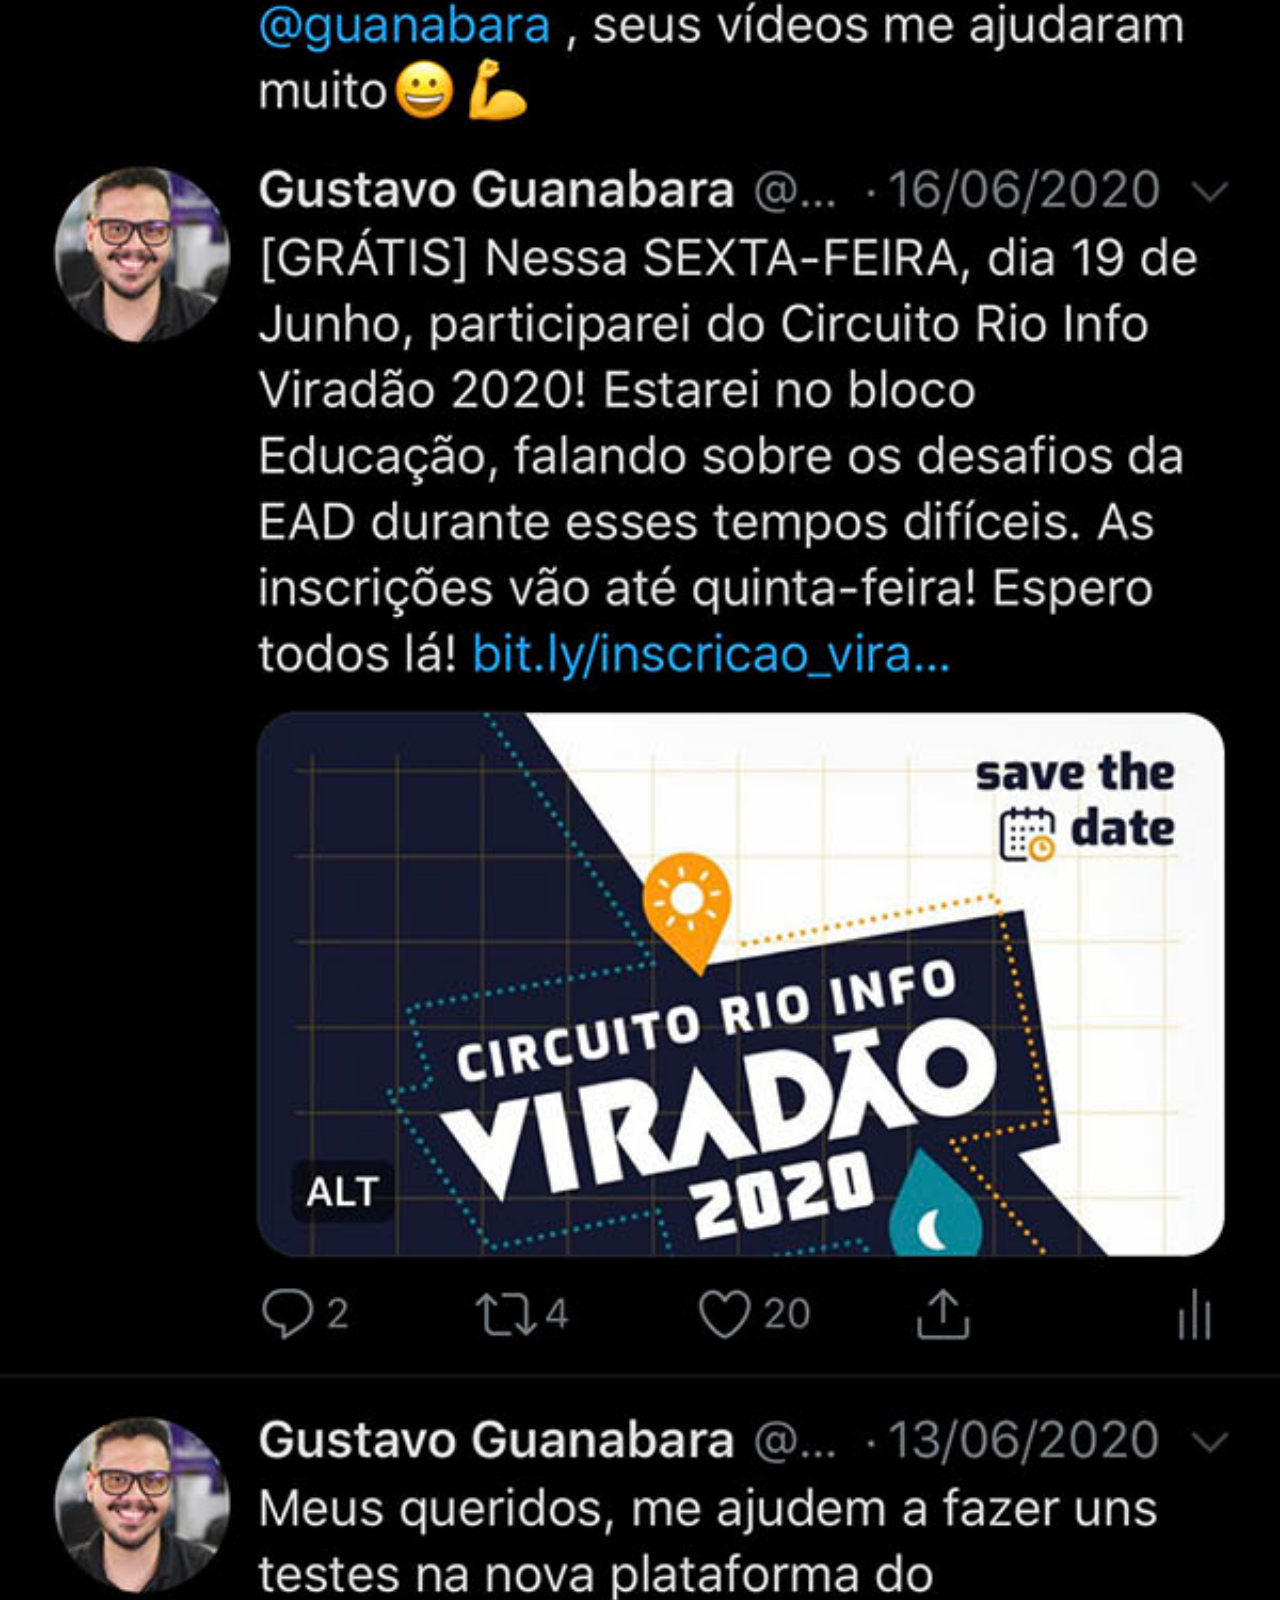
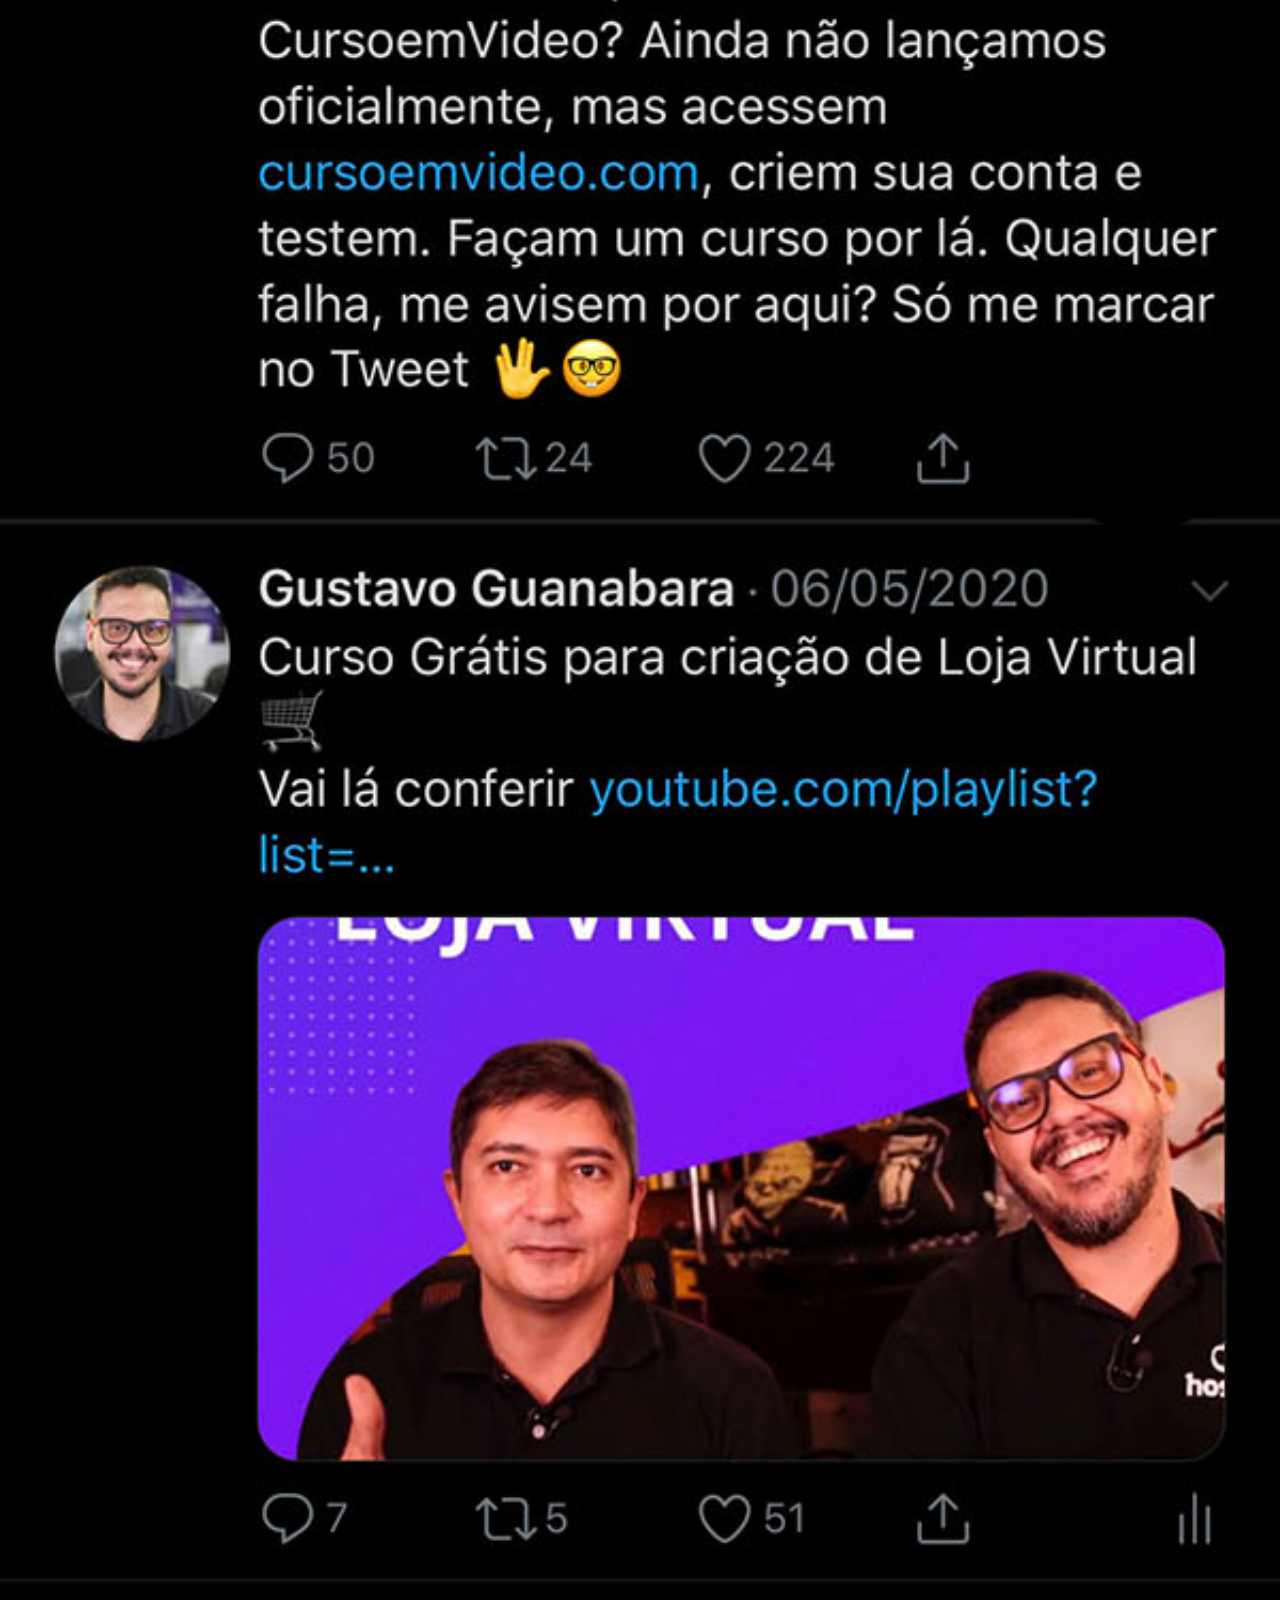
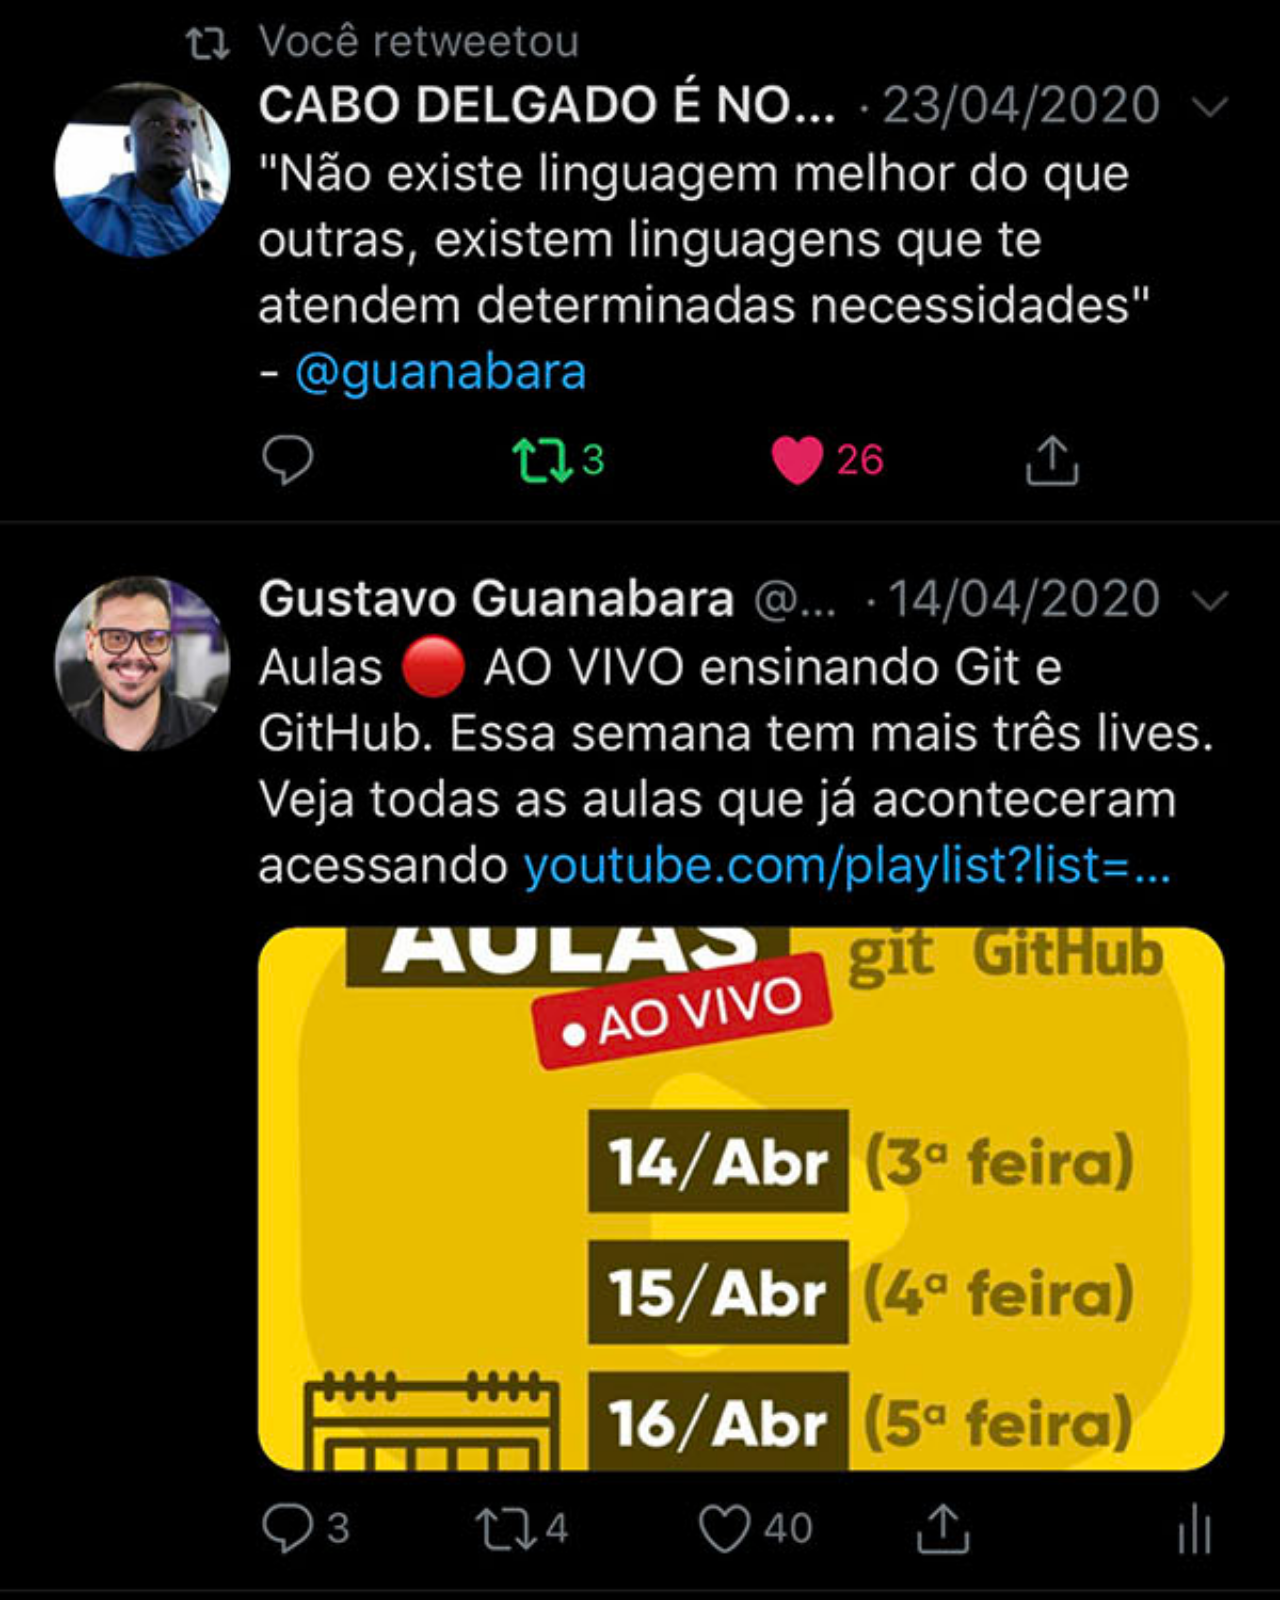
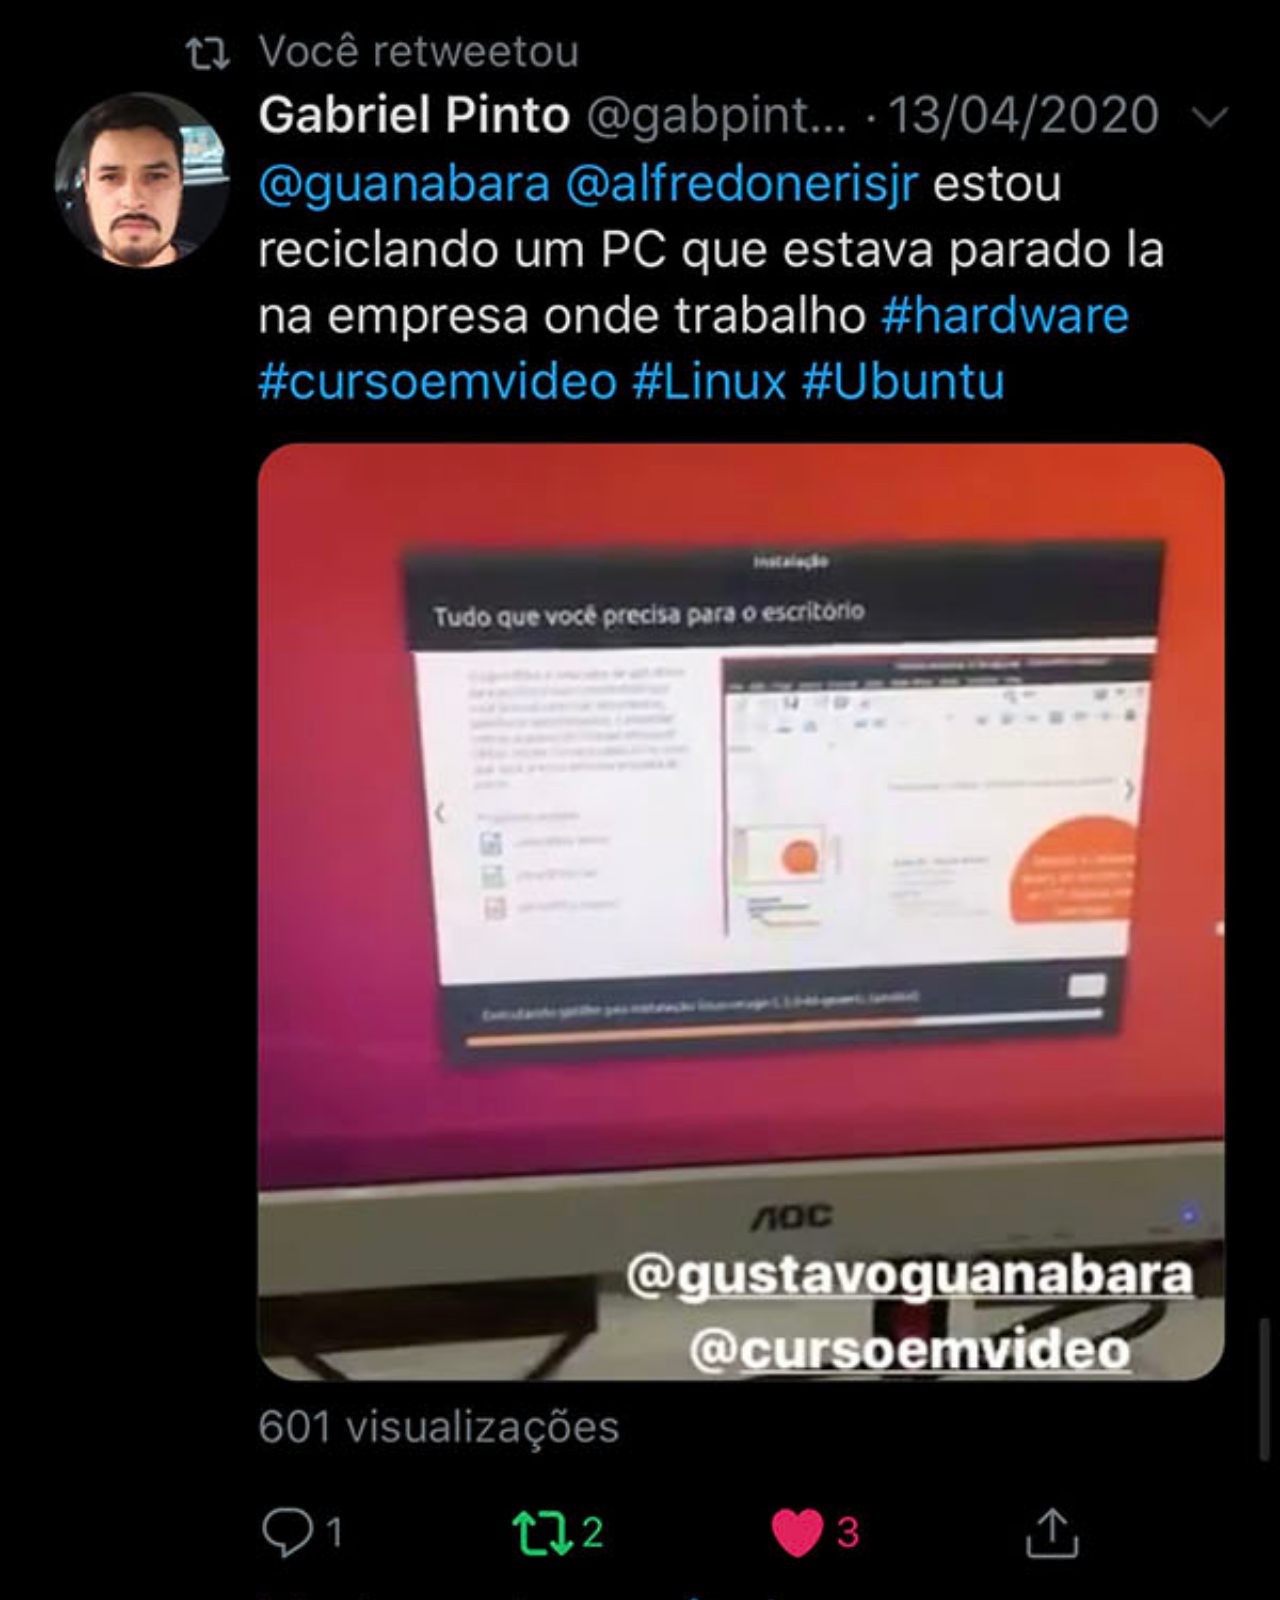
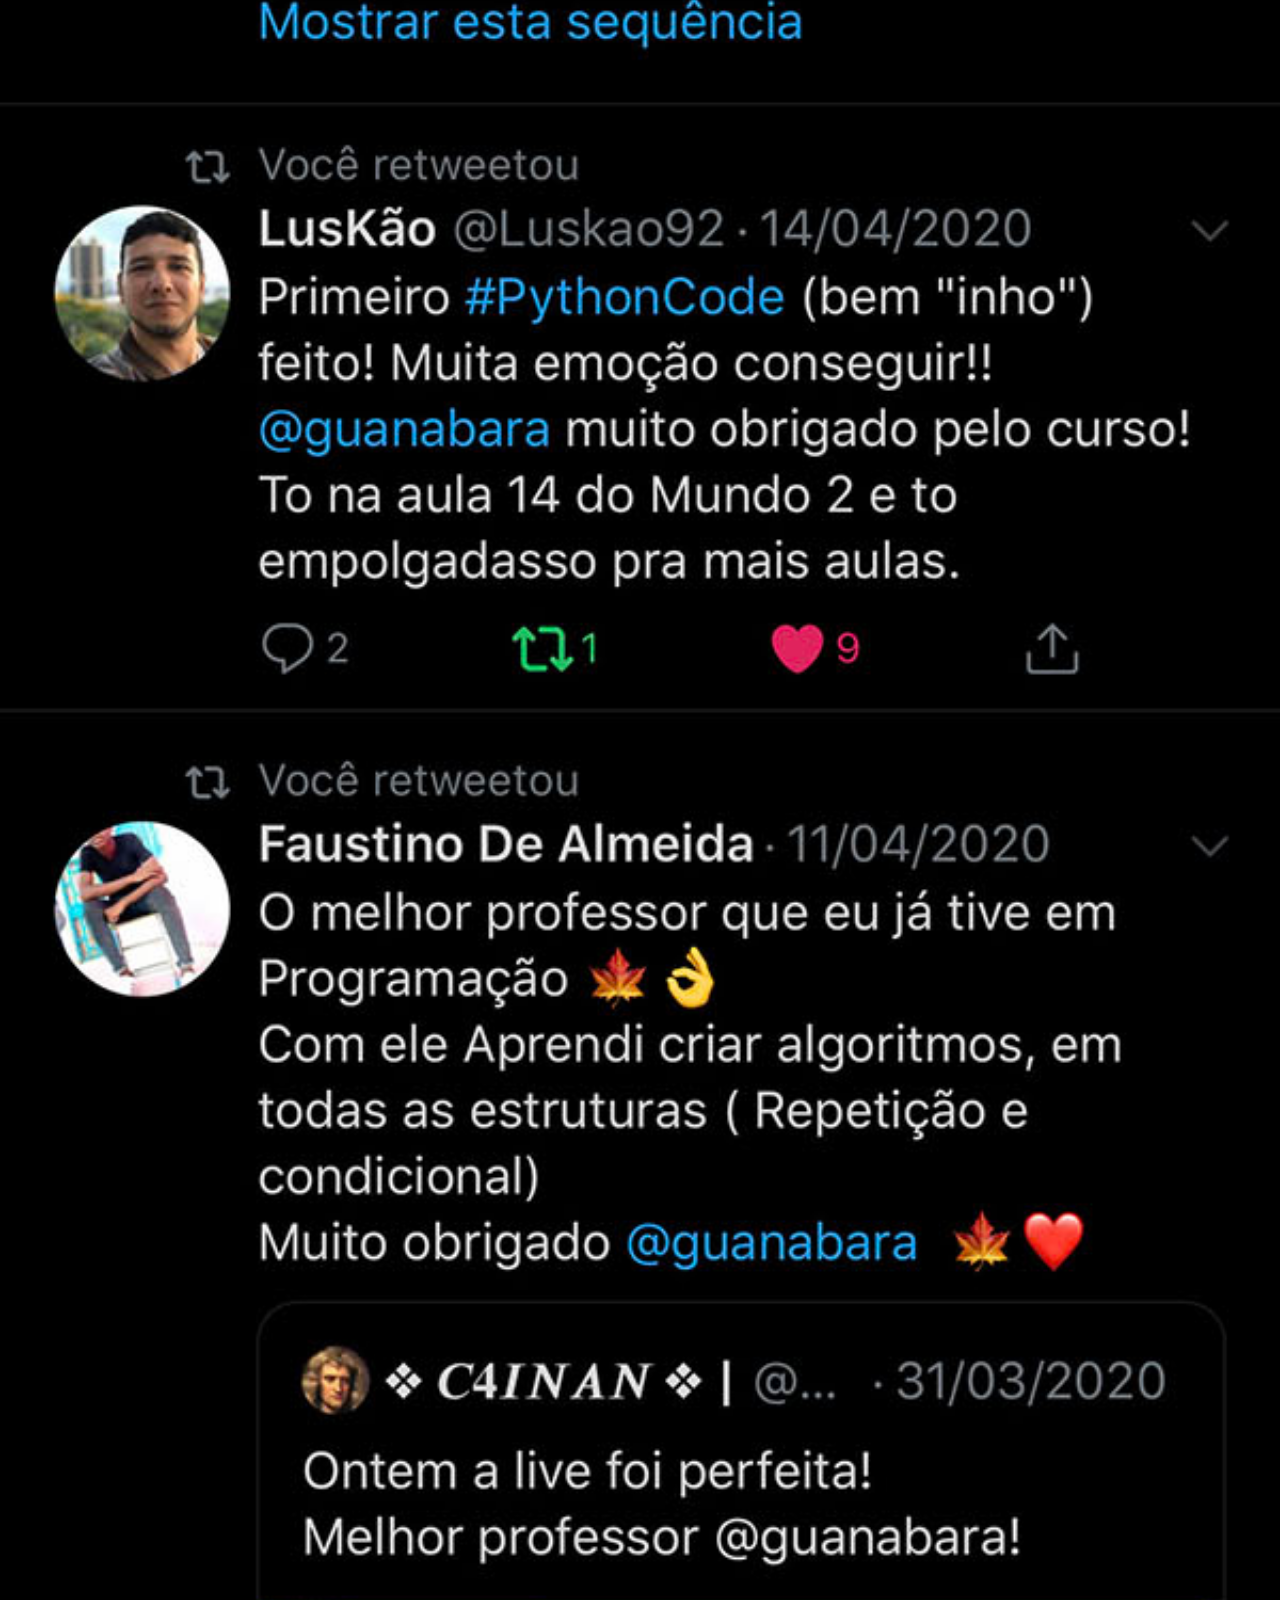
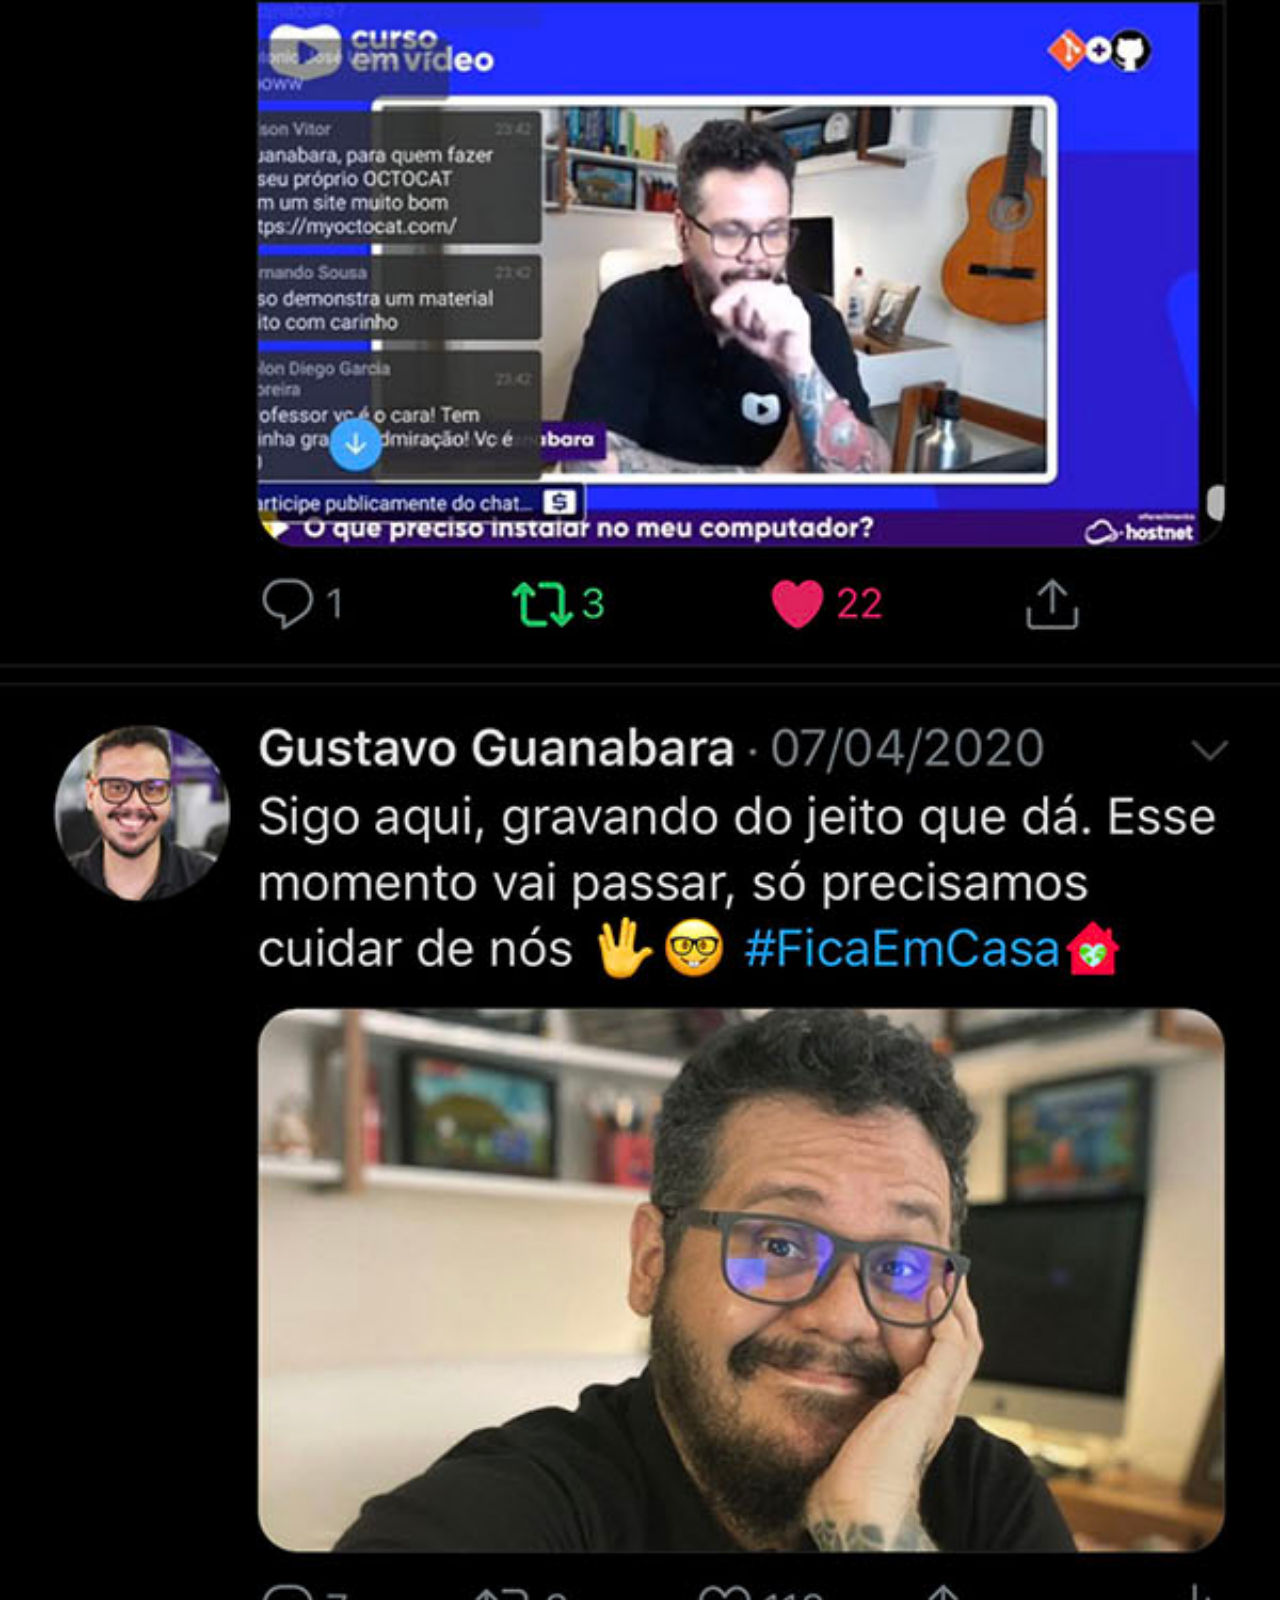
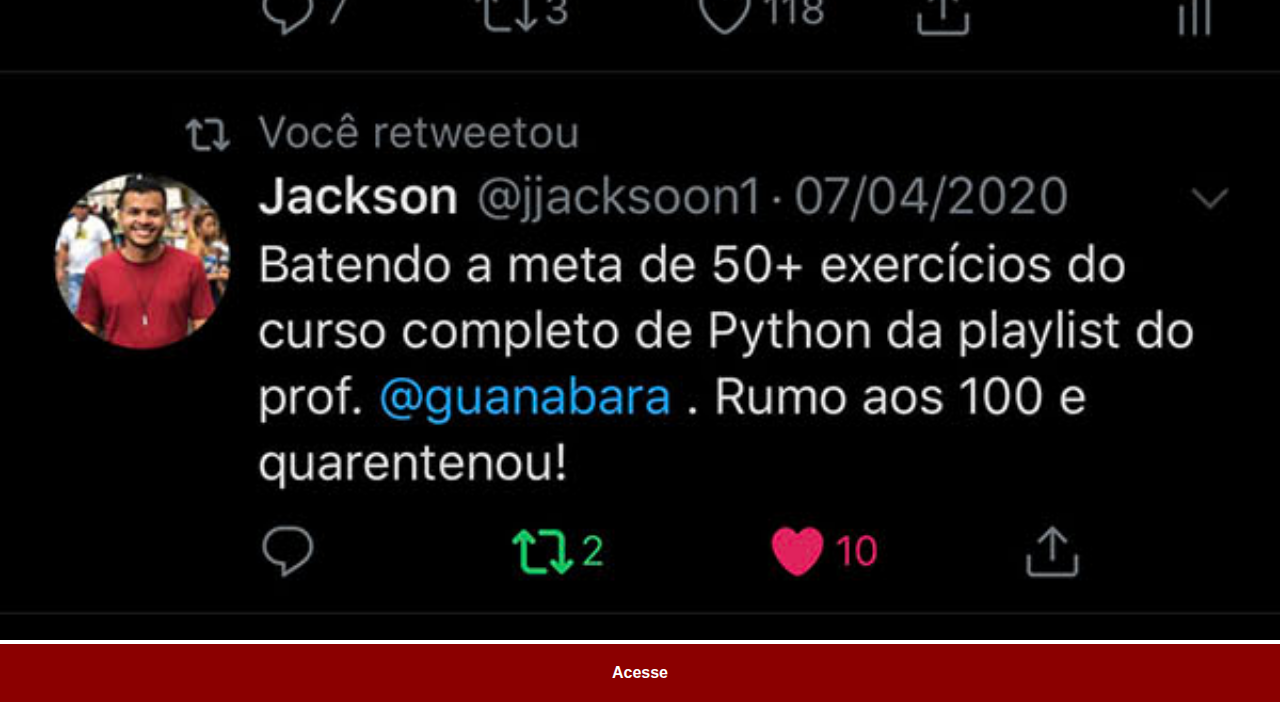
<file: x.html>
<!DOCTYPE html>
<html lang="pt-br">
<head>
    <meta charset="UTF-8">
    <meta name="viewport" content="width=device-width, initial-scale=1.0">
    <title>X</title>
    <link rel="stylesheet" href="estilos/social.css">
</head>
<body>
    <img src="imagens/tela-twitter.jpg" alt="twitter">
    <a href="https://x.com/guanabara" target="_blank">Acesse</a>
</body>
</html>
</file>
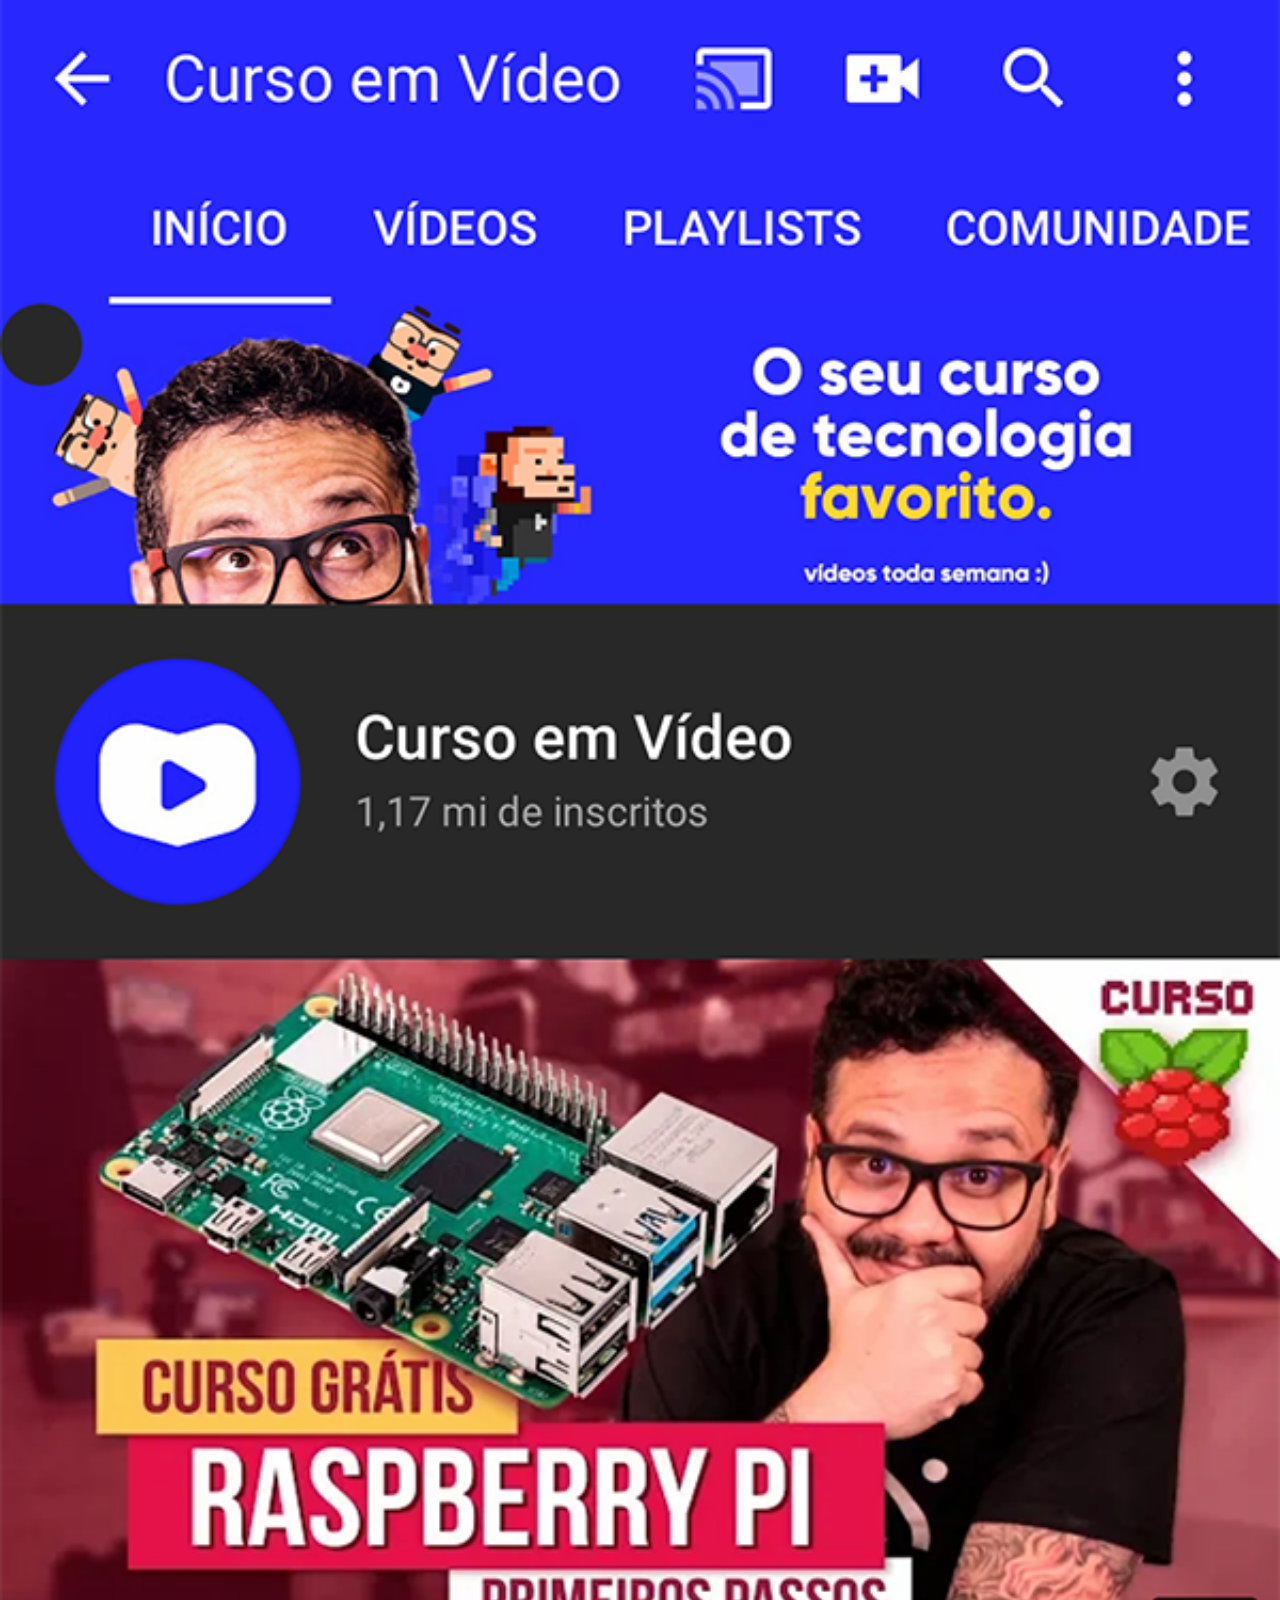
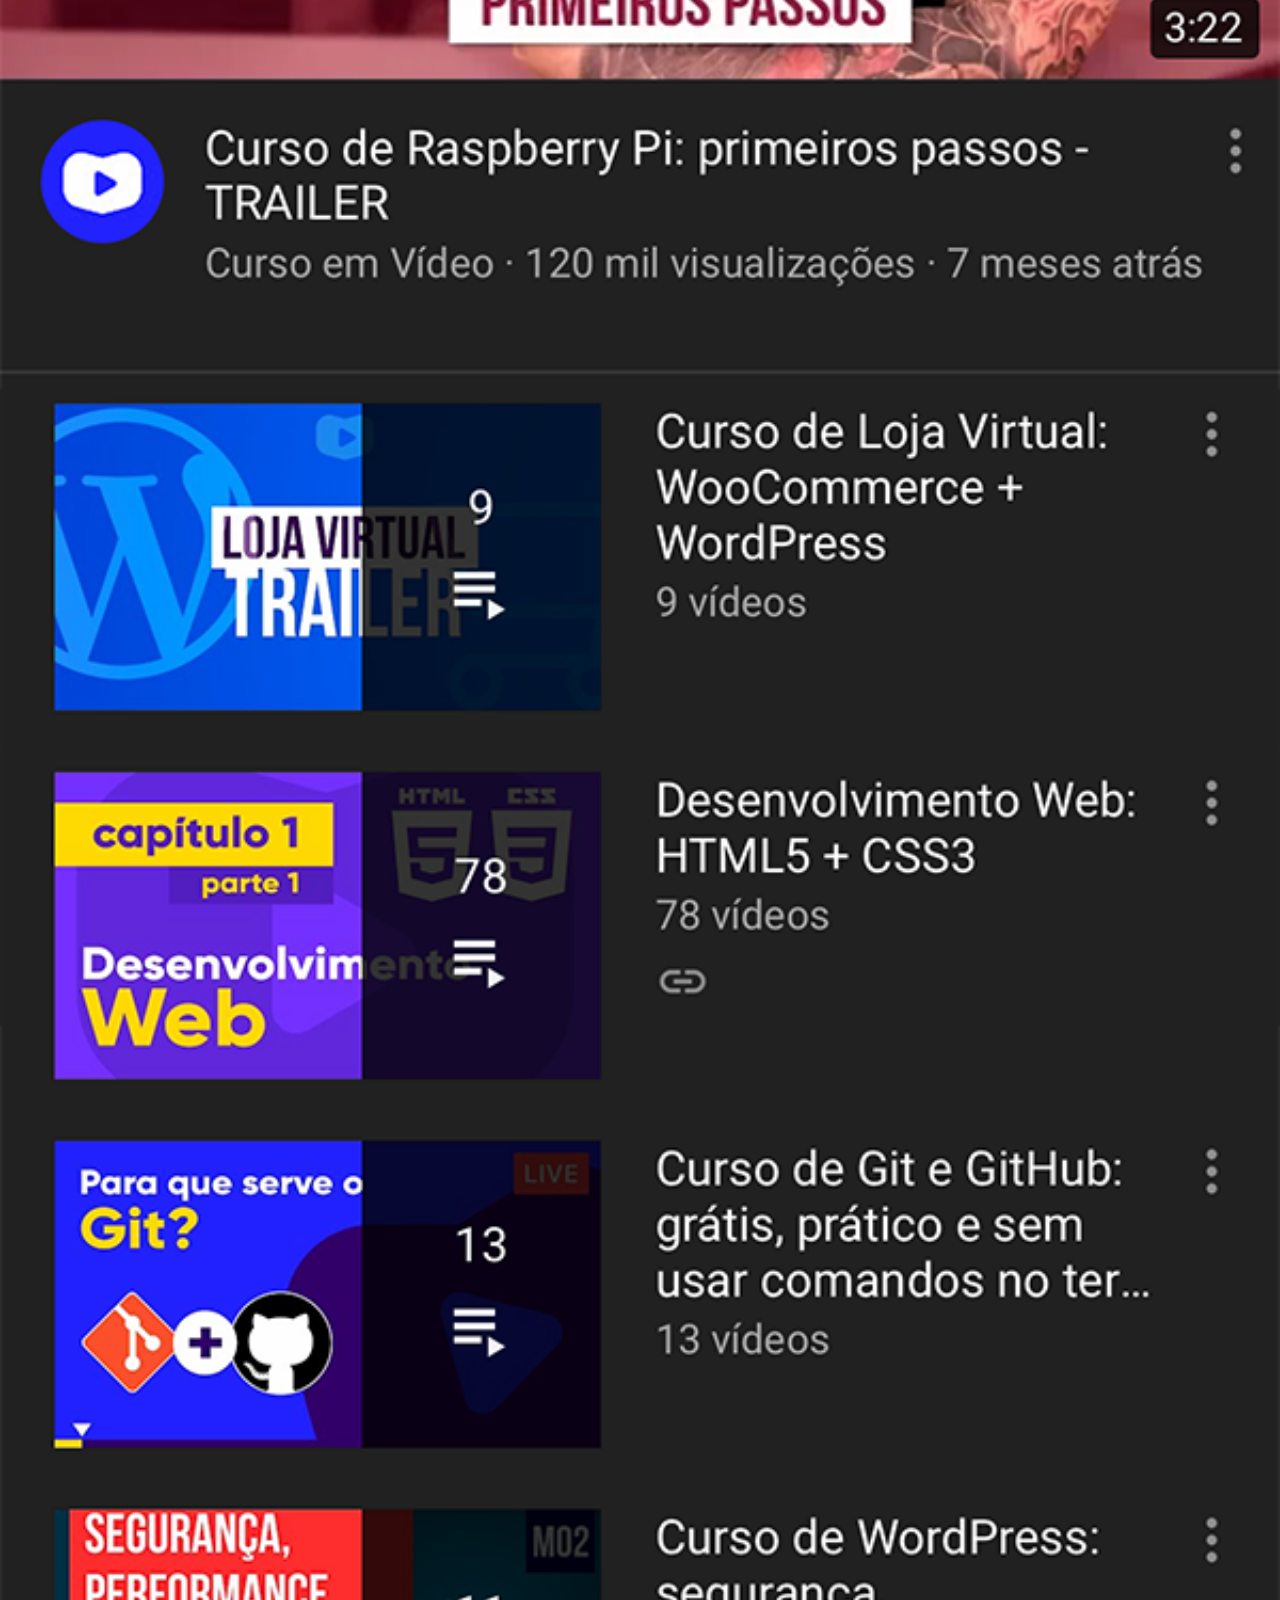
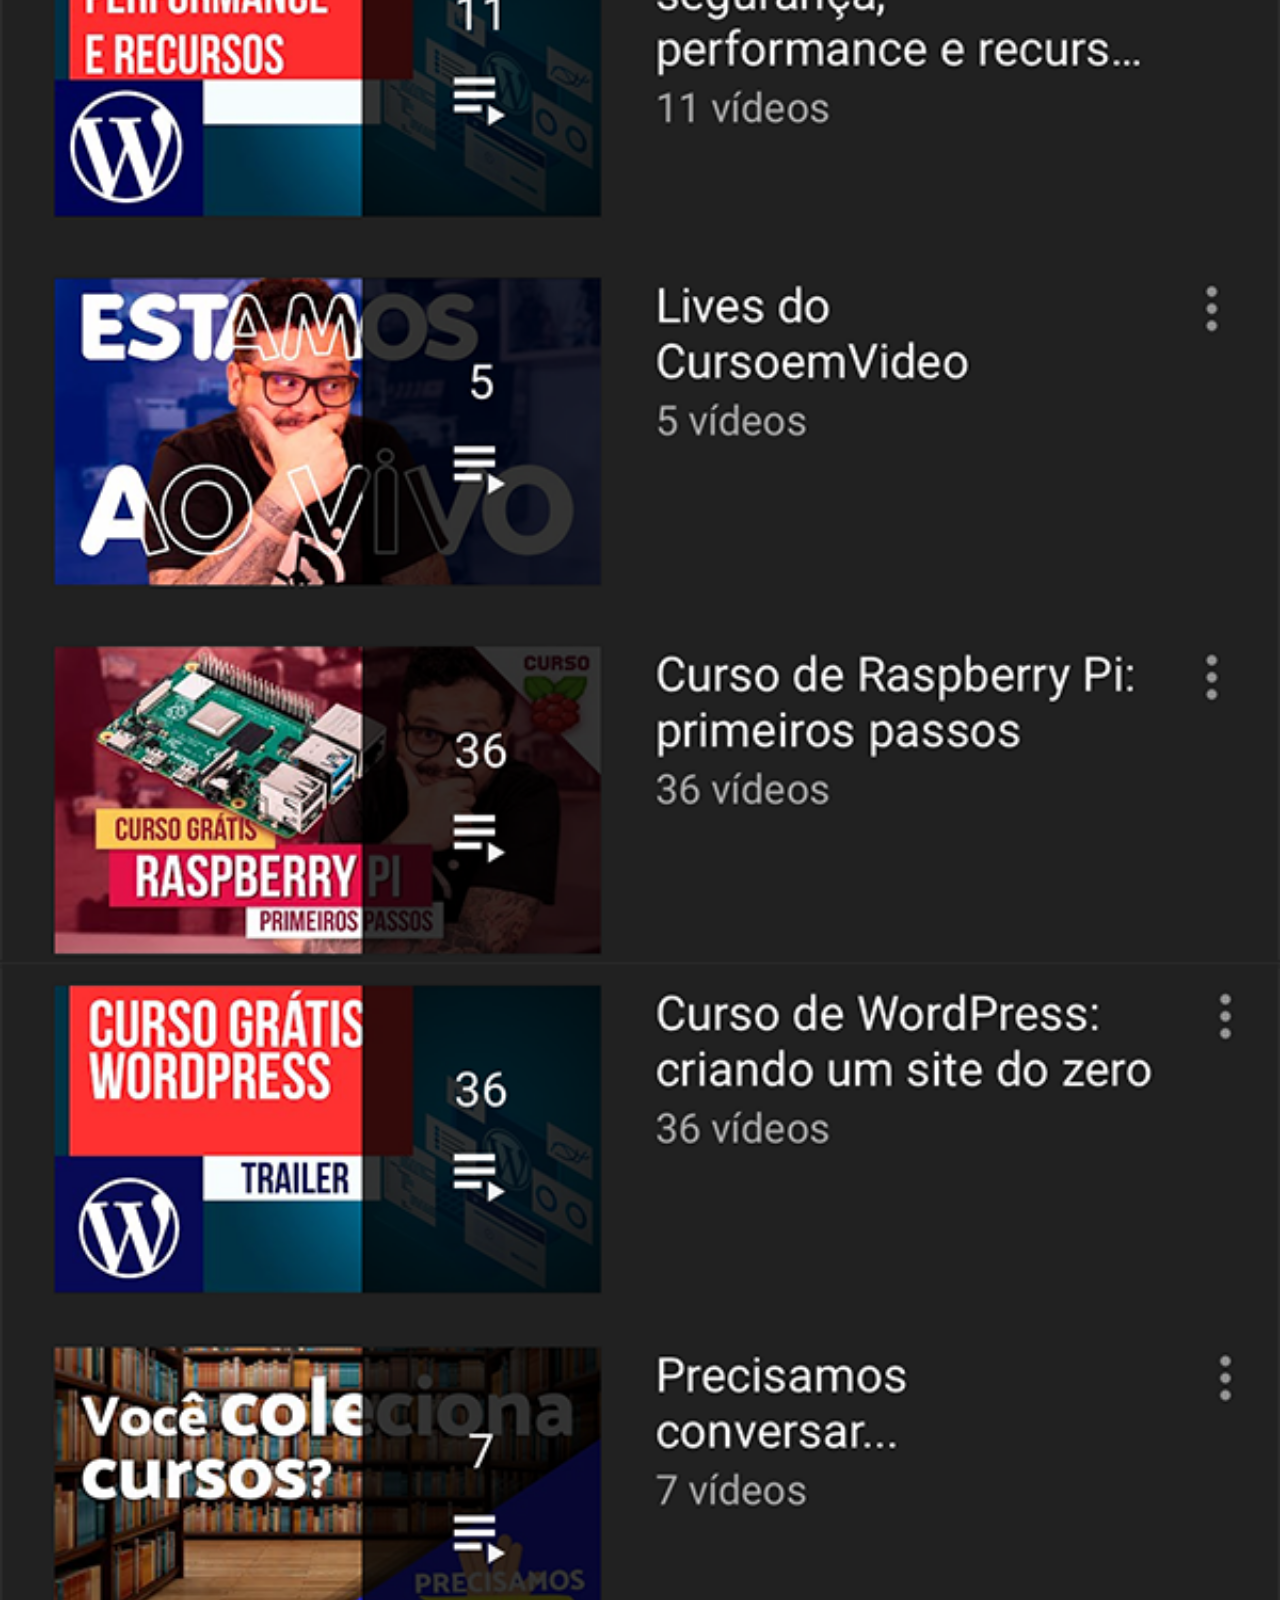
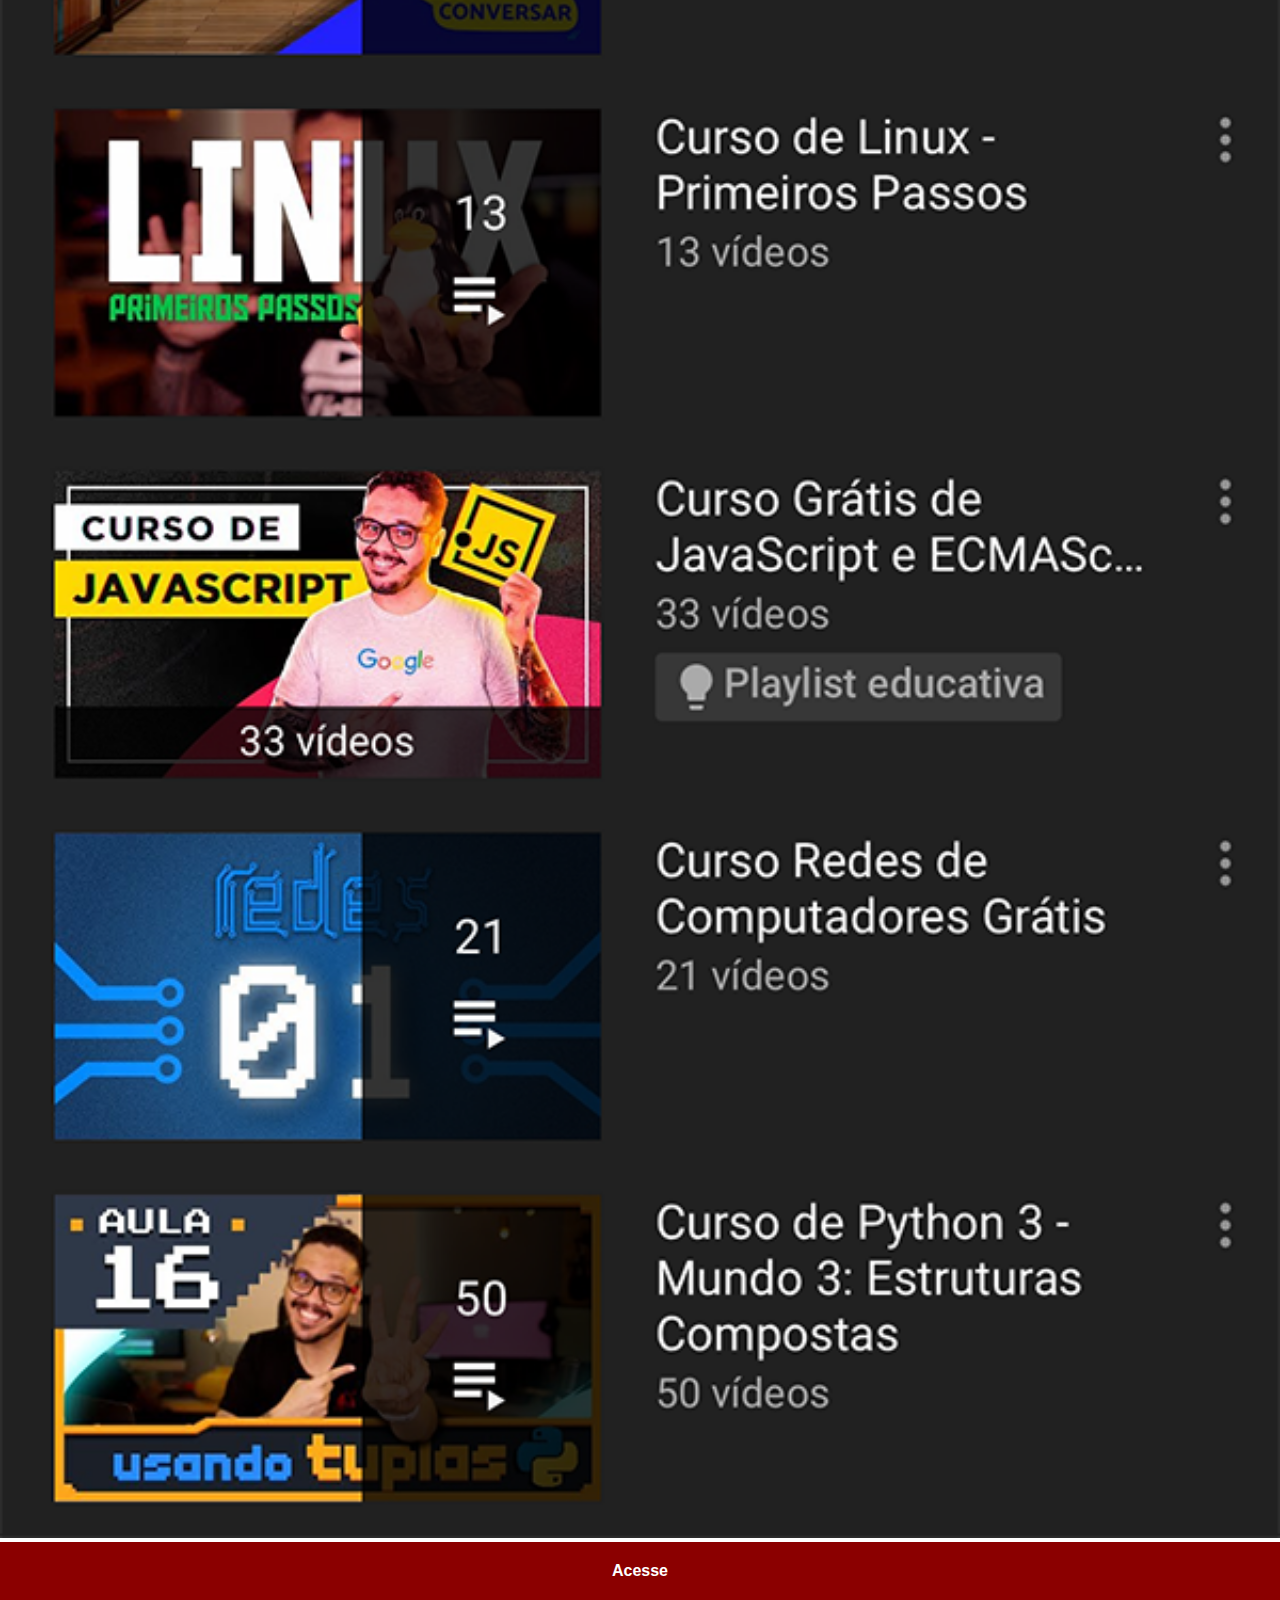
<file: youtube.html>
<!DOCTYPE html>
<html lang="pt-br">
<head>
    <meta charset="UTF-8">
    <meta name="viewport" content="width=device-width, initial-scale=1.0">
    <title>Youtube</title>

    
    <link rel="stylesheet" href="estilos/social.css">
</head>
<body>
    <img src="imagens/tela-youtube.png" alt="youtube">
    <a href="https://www.youtube.com/c/CursoemV%C3%ADdeo" target="_blank">Acesse</a>
</body>
</html>
</file>
<file: estilos/style.css>
@charset "UTF-8"

* {
    margin: 0px;
    padding: 0px;
    font-family: Arial, Helvetica, sans-serif;
}


html, body{
    height: 100vh;
    width: 100vw;
    
}

body{
    background: url('../imagens/fundo-madeira.jpg') no-repeat center left;
    background-size: cover;
    background-attachment: fixed;
}

main {
    position: relative;
    height: 100vh;
 
}

section#telefone{

    position: absolute;
    top: 50%;
    left: 50%;
    transform: translate(-50%, -50%);

    height: 627px;
    width: 311px;
    

    background: url('../imagens/frame-iphone.png') no-repeat;

}

iframe#tela{
    position: relative;
    top: 80px;
    left: 22px;
    width: 269px;
    height: 471px;

}
</file>
<file: estilos/social.css>
*{
    margin: 0px;
    padding: 0px;
    font-family: Arial, Helvetica, sans-serif;
}

::-webkit-scrollbar{
    width: 0px;
    height: 0px;
    
}

img{
    width: 100vw;

}

a{
    display: block;
    background-color: darkred;
    color: white;
    padding: 20px;
    text-align: center;
    font-weight: bolder;
    text-decoration: none;
}
</file>
